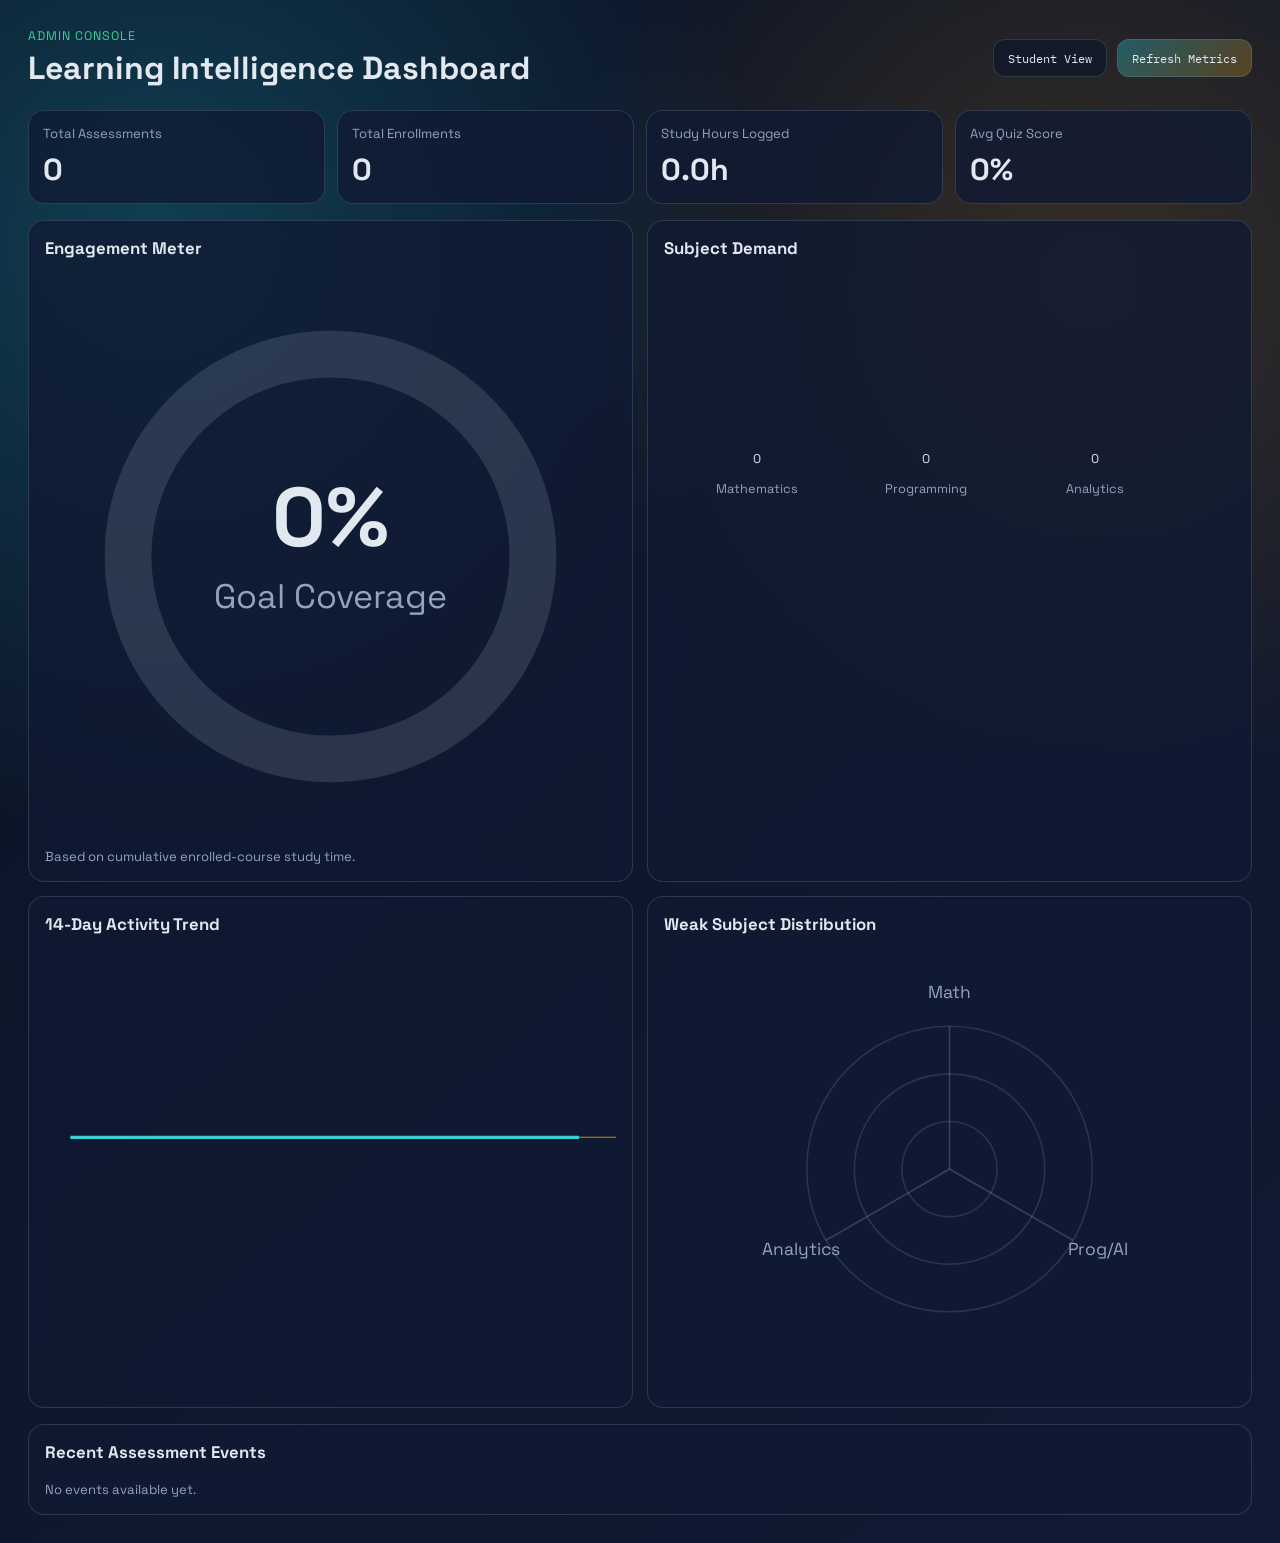
<file: AdminDashboard.html>
<!DOCTYPE html>
<html lang="en">
<head>
    <meta charset="UTF-8">
    <meta name="viewport" content="width=device-width, initial-scale=1.0">
    <title>EDUAI | Admin Analytics</title>
    <link rel="preconnect" href="https://fonts.googleapis.com">
    <link rel="preconnect" href="https://fonts.gstatic.com" crossorigin>
    <link href="https://fonts.googleapis.com/css2?family=Space+Grotesk:wght@400;500;700&family=IBM+Plex+Mono:wght@400;600&display=swap" rel="stylesheet">
    <link rel="stylesheet" href="adminStyle.css">
</head>
<body>
    <header class="admin-topbar">
        <div>
            <p class="eyebrow">Admin Console</p>
            <h1>Learning Intelligence Dashboard</h1>
        </div>
        <div class="topbar-actions">
            <a class="ghost-btn" href="HomePage.html">Student View</a>
            <button id="refreshAdmin" type="button" class="solid-btn">Refresh Metrics</button>
        </div>
    </header>

    <main class="admin-shell">
        <section class="kpi-grid" aria-label="Key metrics">
            <article class="kpi-card">
                <p class="kpi-label">Total Assessments</p>
                <p class="kpi-value" id="kpiAssessments">0</p>
            </article>
            <article class="kpi-card">
                <p class="kpi-label">Total Enrollments</p>
                <p class="kpi-value" id="kpiEnrollments">0</p>
            </article>
            <article class="kpi-card">
                <p class="kpi-label">Study Hours Logged</p>
                <p class="kpi-value" id="kpiHours">0.0h</p>
            </article>
            <article class="kpi-card">
                <p class="kpi-label">Avg Quiz Score</p>
                <p class="kpi-value" id="kpiAvgQuiz">0%</p>
            </article>
        </section>

        <section class="viz-grid">
            <article class="panel">
                <h2>Engagement Meter</h2>
                <svg id="engagementDonut" viewBox="0 0 220 220" class="donut-svg" role="img" aria-label="Engagement donut chart">
                    <defs>
                        <linearGradient id="donutGrad" x1="0%" y1="0%" x2="100%" y2="100%">
                            <stop offset="0%" stop-color="#22d3ee"></stop>
                            <stop offset="100%" stop-color="#f59e0b"></stop>
                        </linearGradient>
                    </defs>
                    <circle cx="110" cy="110" r="78" class="donut-track"></circle>
                    <circle id="donutProgress" cx="110" cy="110" r="78" class="donut-progress"></circle>
                    <text x="110" y="106" text-anchor="middle" id="donutPercent" class="donut-text">0%</text>
                    <text x="110" y="130" text-anchor="middle" class="donut-sub">Goal Coverage</text>
                </svg>
                <p class="hint" id="engagementHint">Based on cumulative enrolled-course study time.</p>
            </article>

            <article class="panel">
                <h2>Subject Demand</h2>
                <svg id="subjectBars" viewBox="0 0 540 260" class="bar-svg" role="img" aria-label="Subject demand bar chart"></svg>
            </article>

            <article class="panel">
                <h2>14-Day Activity Trend</h2>
                <svg id="activityTrend" viewBox="0 0 540 220" class="line-svg" role="img" aria-label="Study activity line chart"></svg>
            </article>

            <article class="panel">
                <h2>Weak Subject Distribution</h2>
                <svg id="weakSubjectRadar" viewBox="0 0 360 280" class="radar-svg" role="img" aria-label="Weak subject distribution graphic"></svg>
            </article>
        </section>

        <section class="panel" aria-label="Recent analytics events">
            <h2>Recent Assessment Events</h2>
            <div id="eventsList" class="event-list">
                <p class="hint">No events available yet.</p>
            </div>
        </section>
    </main>

    <script src="adminDashboard.js"></script>
</body>
</html>
</file>
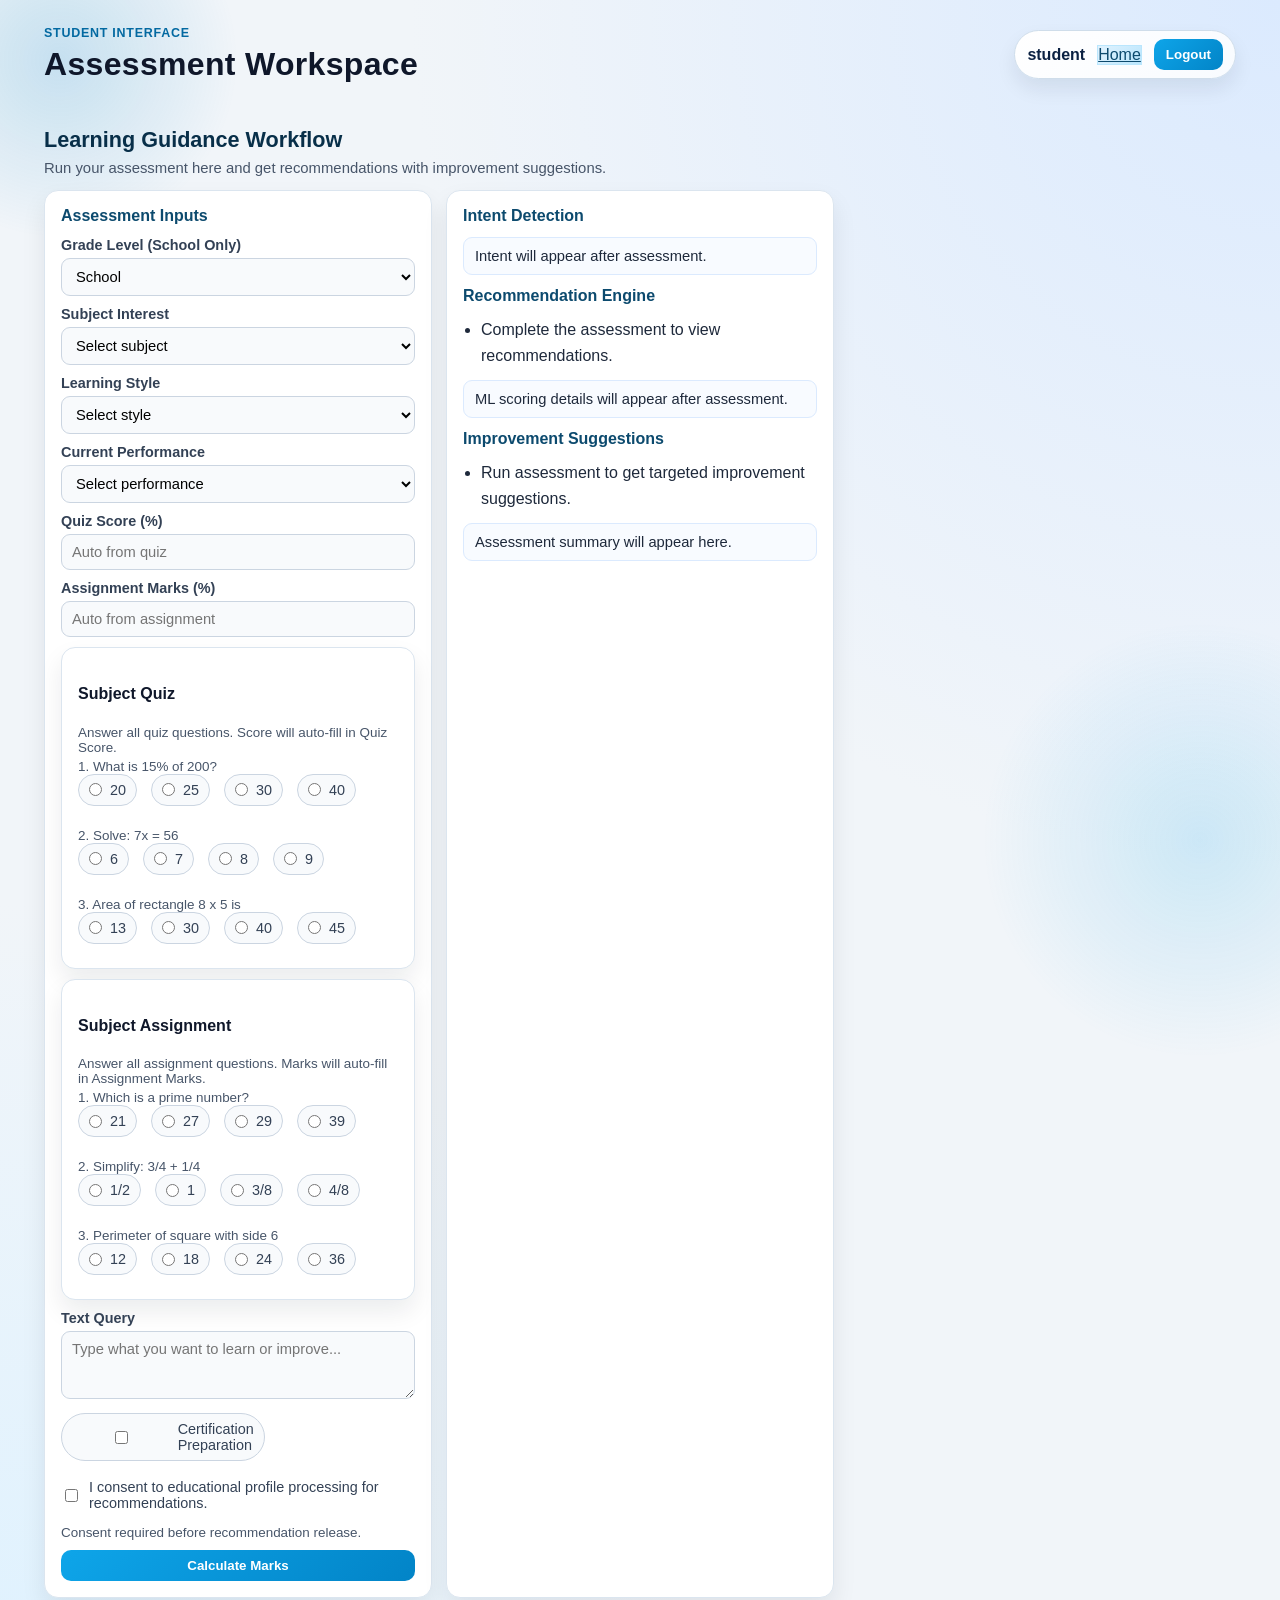
<file: Assessment.html>
<!DOCTYPE html>
<html lang="en">
<head>
    <meta charset="UTF-8">
    <meta name="viewport" content="width=device-width, initial-scale=1.0">
    <title>EDUAI | Assessment</title>
    <link rel="stylesheet" href="homeStyle.css">
</head>
<body>
    <header class="topbar">
        <div>
            <p class="eyebrow">Student Interface</p>
            <h1>Assessment Workspace</h1>
        </div>
        <div class="profile-chip">
            <span id="welcomeUser">Student</span>
            <a href="HomePage.html" class="small-btn">Home</a>
            <button id="logoutBtn" type="button">Logout</button>
        </div>
    </header>

    <main class="dashboard">
        <section class="workflow-section" aria-label="Learning guidance workflow">
            <h2>Learning Guidance Workflow</h2>
            <p class="workflow-sub">Run your assessment here and get recommendations with improvement suggestions.</p>

            <div class="workflow-grid">
                <article class="panel workflow-panel">
                    <h3>Assessment Inputs</h3>
                    <form id="assessmentForm" class="stack-form">
                        <div class="form-row">
                            <label for="gradeLevel">Grade Level (School Only)</label>
                            <select id="gradeLevel" required>
                                <option value="school" selected>School</option>
                            </select>
                        </div>

                        <div class="form-row">
                            <label for="subjectInterest">Subject Interest</label>
                            <select id="subjectInterest" required>
                                <option value="">Select subject</option>
                                <option value="mathematics">Mathematics</option>
                                <option value="programming">Programming</option>
                                <option value="analytics">Data Analytics</option>
                                <option value="ai">Artificial Intelligence</option>
                                <option value="english">English</option>
                                <option value="science">Science</option>
                                <option value="social">Social</option>
                                <option value="physics">Physics</option>
                                <option value="chemistry">Chemistry</option>
                            </select>
                        </div>

                        <div class="form-row">
                            <label for="learningStyle">Learning Style</label>
                            <select id="learningStyle" required>
                                <option value="">Select style</option>
                                <option value="visual">Visual</option>
                                <option value="reading">Reading/Writing</option>
                                <option value="handson">Hands-on Practice</option>
                                <option value="mixed">Mixed</option>
                            </select>
                        </div>

                        <div class="form-row">
                            <label for="performance">Current Performance</label>
                            <select id="performance" required>
                                <option value="">Select performance</option>
                                <option value="high">High (80%+)</option>
                                <option value="medium">Medium (60-79%)</option>
                                <option value="low">Low (Below 60%)</option>
                            </select>
                        </div>

                        <div class="form-row">
                            <label for="quizScore">Quiz Score (%)</label>
                            <input type="number" id="quizScore" min="0" max="100" placeholder="Auto from quiz" readonly required>
                        </div>
                        <div class="form-row">
                            <label for="assignmentMarks">Assignment Marks (%)</label>
                            <input type="number" id="assignmentMarks" min="0" max="100" placeholder="Auto from assignment" readonly required>
                        </div>

                        <article class="panel">
                            <h4>Subject Quiz</h4>
                            <p class="hint">Answer all quiz questions. Score will auto-fill in Quiz Score.</p>
                            <div id="quizQuestionSet" class="stack-form"></div>
                        </article>

                        <article class="panel">
                            <h4>Subject Assignment</h4>
                            <p class="hint">Answer all assignment questions. Marks will auto-fill in Assignment Marks.</p>
                            <div id="assignmentQuestionSet" class="stack-form"></div>
                        </article>

                        <div class="form-row">
                            <label for="textQuery">Text Query</label>
                            <textarea id="textQuery" rows="3" placeholder="Type what you want to learn or improve..."></textarea>
                        </div>

                        <div class="form-row">
                            <label class="inline-check">
                                <input type="checkbox" id="goalCertification">
                                Certification Preparation
                            </label>
                        </div>

                        <label class="inline-check">
                            <input type="checkbox" id="consentCheck">
                            I consent to educational profile processing for recommendations.
                        </label>
                        <p id="complianceMsg" class="hint">Consent required before recommendation release.</p>

                        <button type="submit">Calculate Marks</button>
                    </form>
                </article>

                <article class="panel workflow-panel">
                    <h3>Intent Detection</h3>
                    <p id="intentResult" class="output-box">Intent will appear after assessment.</p>

                    <h3>Recommendation Engine</h3>
                    <ul id="recommendationList" class="output-list">
                        <li>Complete the assessment to view recommendations.</li>
                    </ul>
                    <p id="mlModelInfo" class="output-box">ML scoring details will appear after assessment.</p>

                    <h3>Improvement Suggestions</h3>
                    <ul id="improvementSuggestions" class="output-list">
                        <li>Run assessment to get targeted improvement suggestions.</li>
                    </ul>
                    <p id="assessmentSummary" class="output-box">Assessment summary will appear here.</p>
                </article>
            </div>
        </section>
    </main>

    <script src="assessment.js"></script>
</body>
</html>
</file>
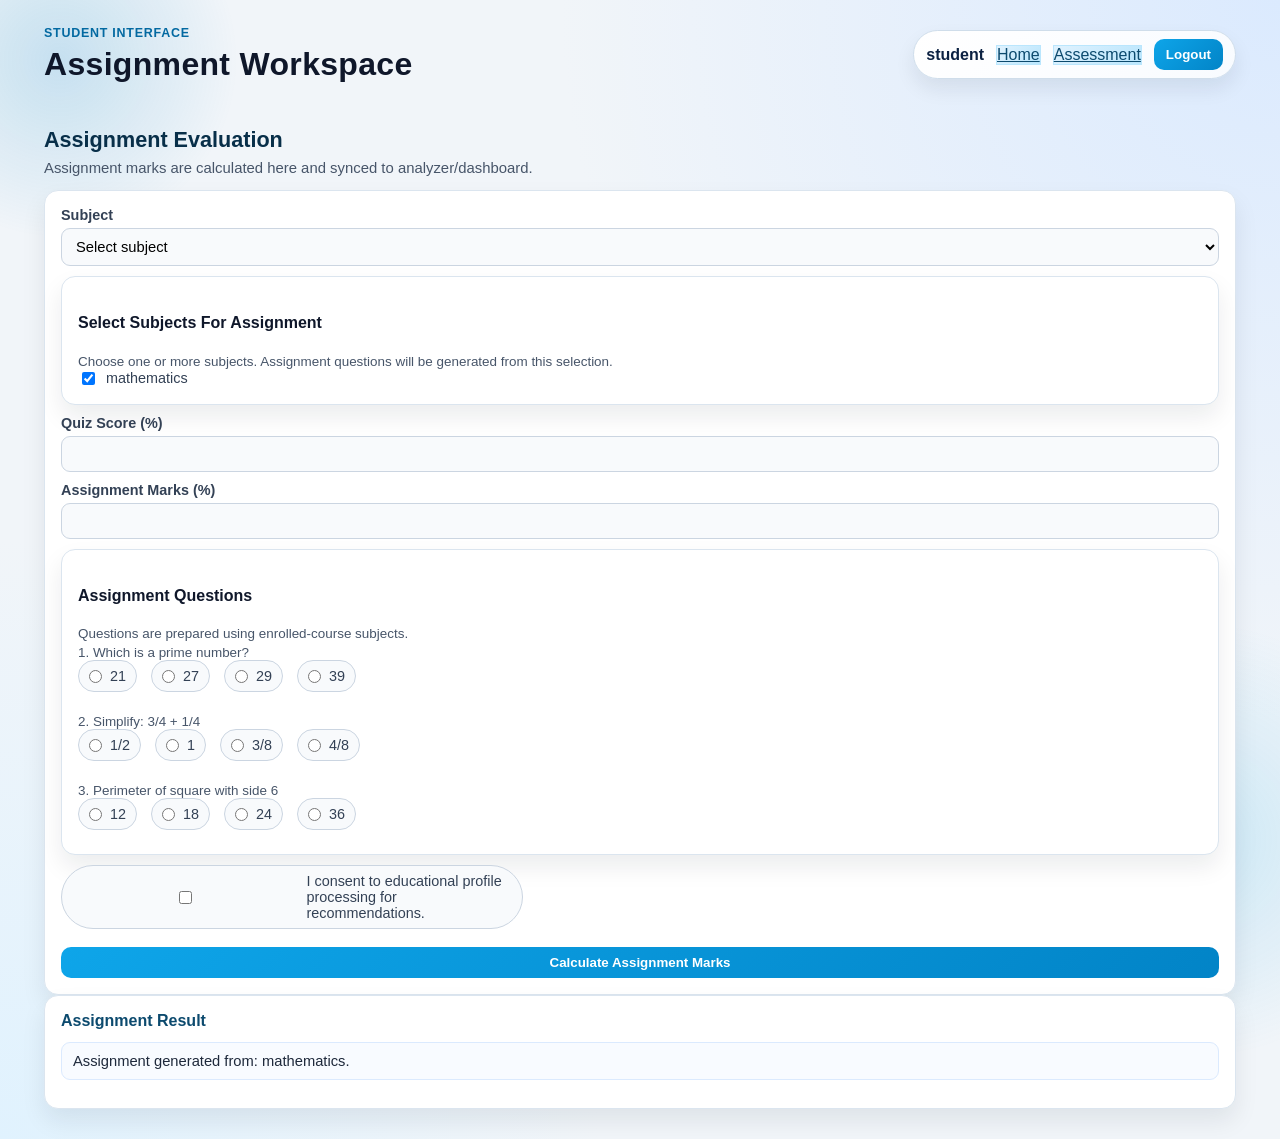
<file: Assignment.html>
<!DOCTYPE html>
<html lang="en">
<head>
    <meta charset="UTF-8">
    <meta name="viewport" content="width=device-width, initial-scale=1.0">
    <title>EDUAI | Assignment</title>
    <link rel="stylesheet" href="homeStyle.css">
</head>
<body>
    <header class="topbar">
        <div>
            <p class="eyebrow">Student Interface</p>
            <h1>Assignment Workspace</h1>
        </div>
        <div class="profile-chip">
            <span id="welcomeUser">Student</span>
            <a href="HomePage.html" class="small-btn">Home</a>
            <a href="Assessment.html" class="small-btn">Assessment</a>
            <button id="logoutBtn" type="button">Logout</button>
        </div>
    </header>

    <main class="dashboard">
        <section class="workflow-section" aria-label="Assignment evaluation">
            <h2>Assignment Evaluation</h2>
            <p class="workflow-sub">Assignment marks are calculated here and synced to analyzer/dashboard.</p>

            <article class="panel workflow-panel">
                <form id="assignmentForm" class="stack-form">
                    <div class="form-row">
                        <label for="subjectInterest">Subject</label>
                        <select id="subjectInterest" required>
                            <option value="">Select subject</option>
                            <option value="mathematics">Mathematics</option>
                            <option value="programming">Programming</option>
                            <option value="analytics">Data Analytics</option>
                            <option value="ai">Artificial Intelligence</option>
                            <option value="english">English</option>
                            <option value="science">Science</option>
                            <option value="social">Social</option>
                            <option value="physics">Physics</option>
                            <option value="chemistry">Chemistry</option>
                        </select>
                    </div>

                    <article class="panel">
                        <h4>Select Subjects For Assignment</h4>
                        <p class="hint">Choose one or more subjects. Assignment questions will be generated from this selection.</p>
                        <div id="selectedSubjectsPanel" class="stack-form"></div>
                    </article>

                    <div class="form-row">
                        <label for="quizScore">Quiz Score (%)</label>
                        <input type="number" id="quizScore" readonly>
                    </div>

                    <div class="form-row">
                        <label for="assignmentMarks">Assignment Marks (%)</label>
                        <input type="number" id="assignmentMarks" readonly>
                    </div>

                    <article class="panel">
                        <h4>Assignment Questions</h4>
                        <p class="hint">Questions are prepared using enrolled-course subjects.</p>
                        <div id="assignmentQuestionSet" class="stack-form"></div>
                    </article>

                    <div class="form-row">
                        <label class="inline-check">
                            <input type="checkbox" id="consentCheck">
                            I consent to educational profile processing for recommendations.
                        </label>
                    </div>

                    <button type="submit">Calculate Assignment Marks</button>
                </form>
            </article>

            <article class="panel workflow-panel">
                <h3>Assignment Result</h3>
                <p id="assignmentSummary" class="output-box">Complete assignment to calculate marks.</p>
            </article>
        </section>
    </main>

    <script src="assignmentPage.js"></script>
</body>
</html>
</file>
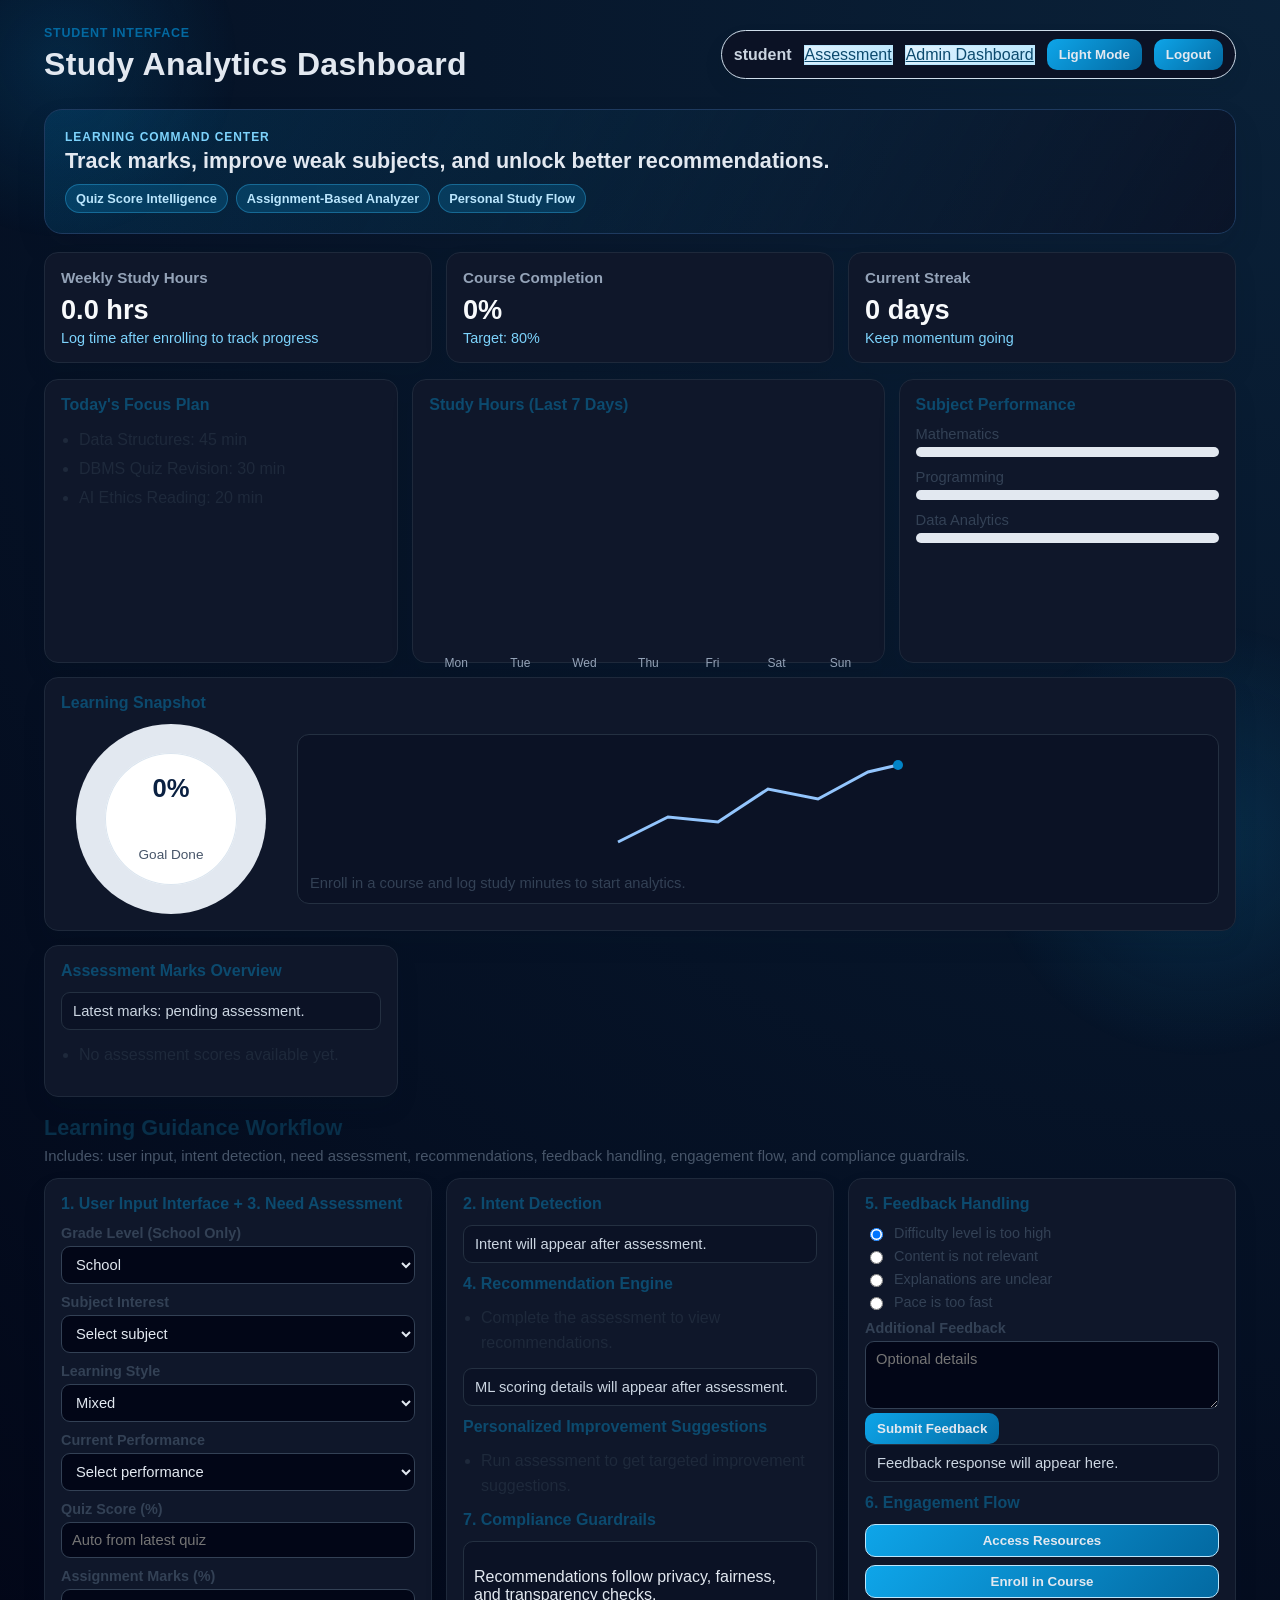
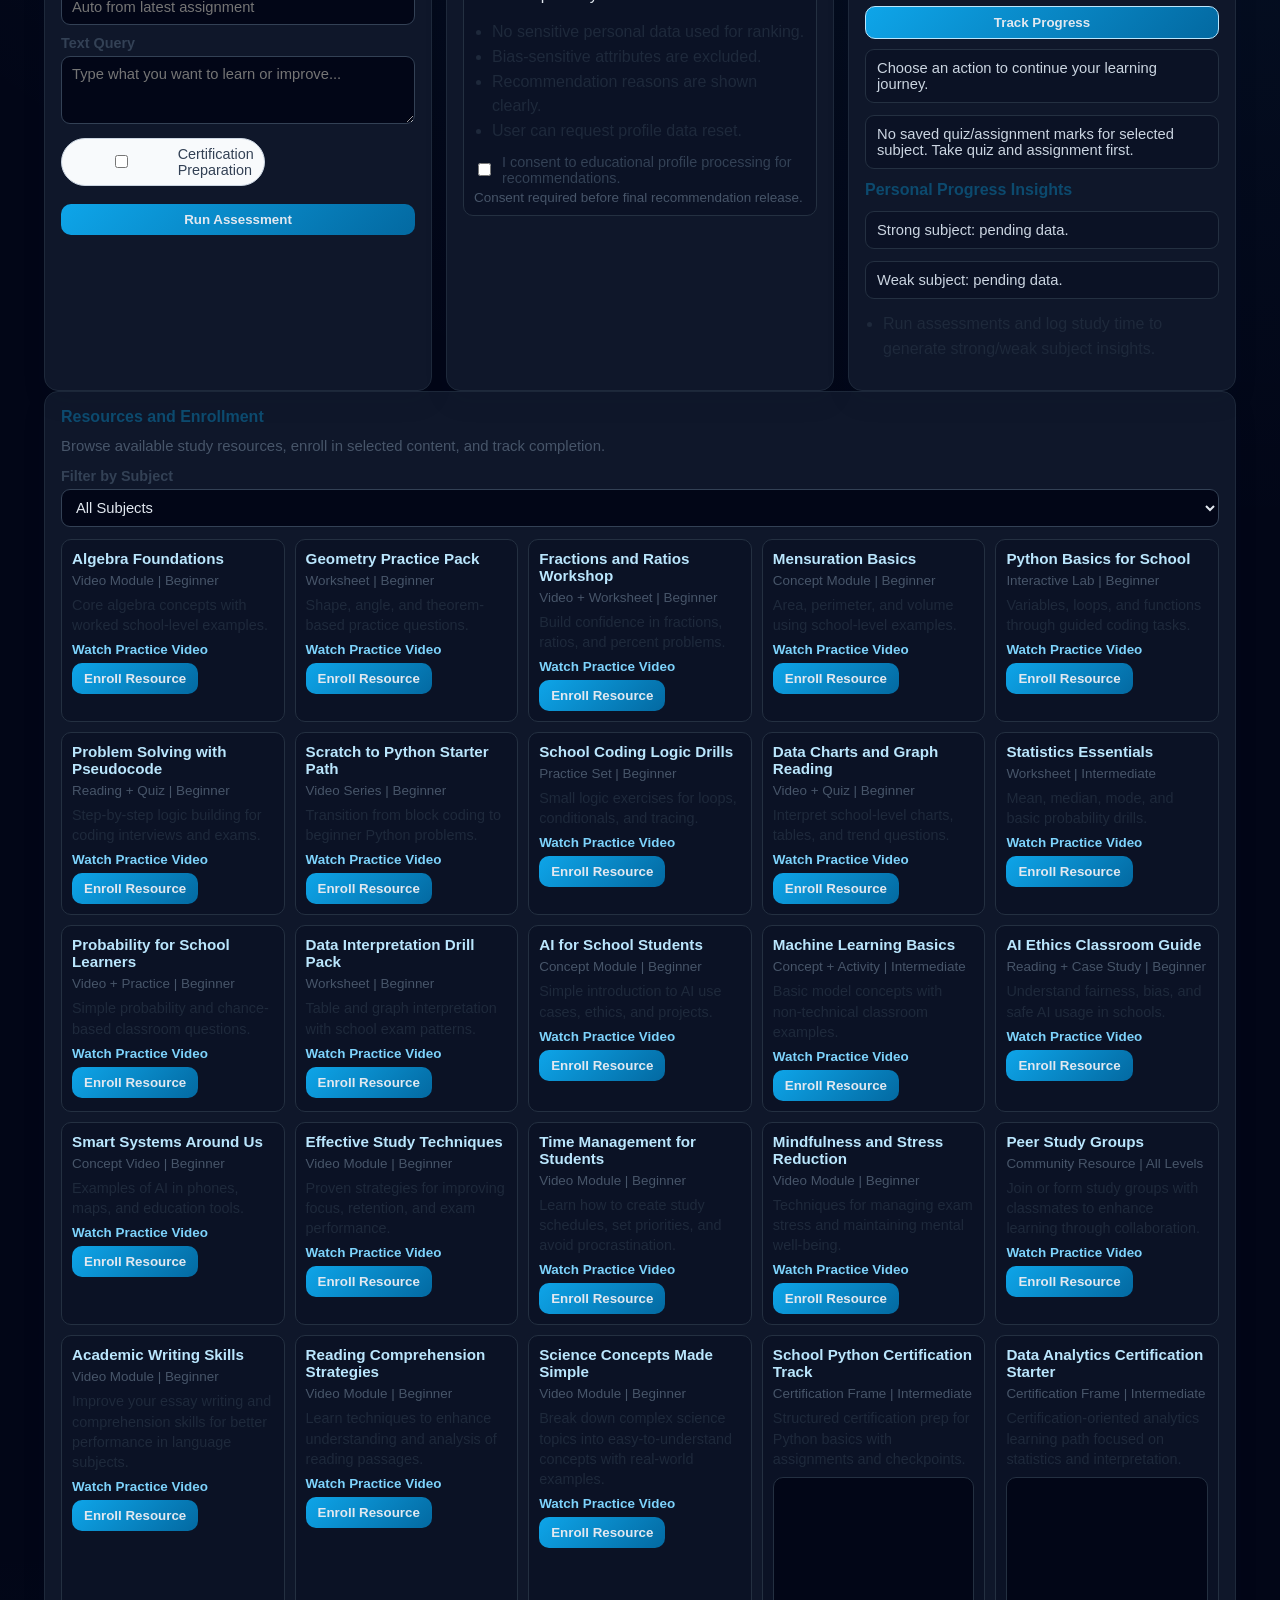
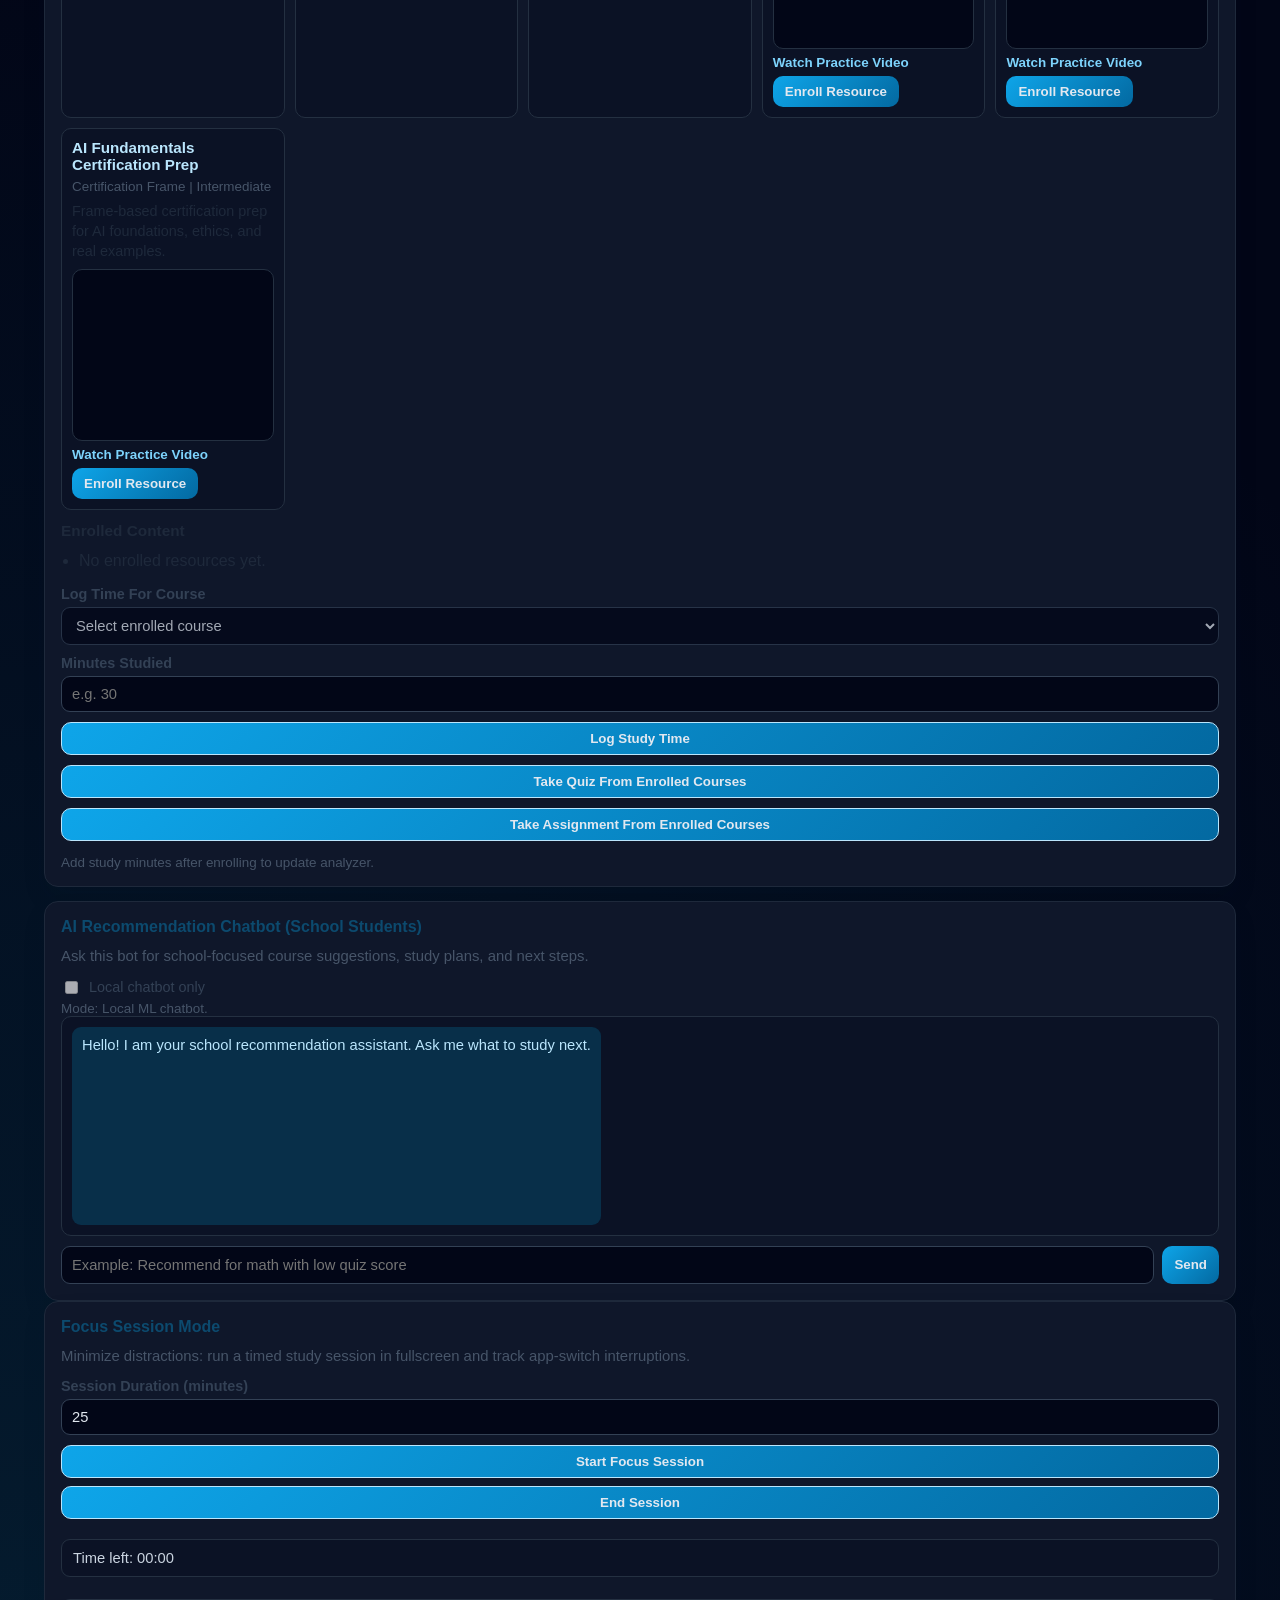
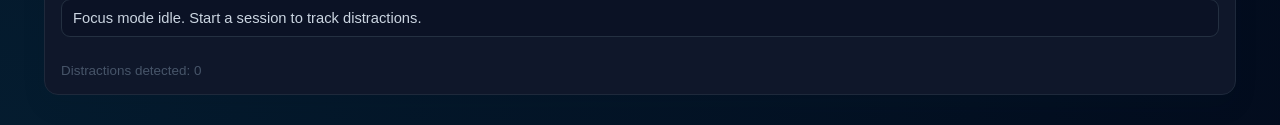
<file: HomePage.html>
﻿<!DOCTYPE html>
<html lang="en">
<head>
    <meta charset="UTF-8">
    <meta name="viewport" content="width=device-width, initial-scale=1.0">
    <title>EDUAI | Student Home</title>
    <link rel="stylesheet" href="homeStyle.css">
</head>
<body>
    <header class="topbar">
        <div>
            <p class="eyebrow">Student Interface</p>
            <h1>Study Analytics Dashboard</h1>
        </div>
        <div class="profile-chip">
            <span id="welcomeUser">Student</span>
            <a href="Assessment.html" class="small-btn">Assessment</a>
            <a href="AdminDashboard.html" class="small-btn">Admin Dashboard</a>
            <button id="themeToggleBtn" type="button">Light Mode</button>
            <button id="logoutBtn" type="button">Logout</button>
        </div>
    </header>

    <section class="welcome-ribbon" aria-label="Student welcome banner">
        <div class="welcome-ribbon__copy">
            <p class="welcome-ribbon__eyebrow">Learning Command Center</p>
            <h2>Track marks, improve weak subjects, and unlock better recommendations.</h2>
        </div>
        <div class="welcome-ribbon__chips">
            <span>Quiz Score Intelligence</span>
            <span>Assignment-Based Analyzer</span>
            <span>Personal Study Flow</span>
        </div>
    </section>

    <main class="dashboard">
        <section class="metrics" aria-label="Study metrics">
            <article class="metric-card">
                <h2>Weekly Study Hours</h2>
                <p class="metric-value" id="weeklyHours">0.0 hrs</p>
                <p class="metric-sub">Log time after enrolling to track progress</p>
            </article>
            <article class="metric-card">
                <h2>Course Completion</h2>
                <p class="metric-value" id="completionRate">0%</p>
                <p class="metric-sub">Target: 80%</p>
            </article>
            <article class="metric-card">
                <h2>Current Streak</h2>
                <p class="metric-value" id="streakDays">0 days</p>
                <p class="metric-sub">Keep momentum going</p>
            </article>
        </section>

        <section class="panel-grid">
            <article class="panel">
                <h3>Today's Focus Plan</h3>
                <ul class="list" id="focusList">
                    <li>Data Structures: 45 min</li>
                    <li>DBMS Quiz Revision: 30 min</li>
                    <li>AI Ethics Reading: 20 min</li>
                </ul>
            </article>

            <article class="panel chart-panel">
                <h3>Study Hours (Last 7 Days)</h3>
                <div class="bar-chart" id="studyChart" aria-label="Study chart"></div>
            </article>

            <article class="panel">
                <h3>Subject Performance</h3>
                <div class="progress-group">
                    <label>Mathematics</label>
                    <div class="progress"><span id="mathProgressBar" style="width: 0%"></span></div>
                </div>
                <div class="progress-group">
                    <label>Programming</label>
                    <div class="progress"><span id="programmingProgressBar" style="width: 0%"></span></div>
                </div>
                <div class="progress-group">
                    <label>Data Analytics</label>
                    <div class="progress"><span id="analyticsProgressBar" style="width: 0%"></span></div>
                </div>
            </article>

            <article class="panel graphic-panel">
                <h3>Learning Snapshot</h3>
                <div class="snapshot-grid">
                    <div class="donut" id="goalDonut" aria-label="Course goal progress">
                        <div class="donut-center">
                            <strong id="goalPercentValue">0%</strong>
                            <span>Goal Done</span>
                        </div>
                    </div>
                    <div class="trend-box">
                        <svg viewBox="0 0 300 120" role="img" aria-label="Weekly progress trend">
                            <polyline fill="none" stroke="#93c5fd" stroke-width="3" points="10,95 60,70 110,75 160,42 210,52 260,25 290,18"></polyline>
                            <circle cx="290" cy="18" r="5" fill="#0284c7"></circle>
                        </svg>
                        <p id="trendMessage">Enroll in a course and log study minutes to start analytics.</p>
                    </div>
                </div>
            </article>

            <article class="panel">
                <h3>Assessment Marks Overview</h3>
                <p id="latestAssessmentMarks" class="output-box">Latest marks: pending assessment.</p>
                <ul id="subjectMarksSummary" class="output-list">
                    <li>No assessment scores available yet.</li>
                </ul>
            </article>
        </section>

        <section class="workflow-section" aria-label="Learning guidance workflow">
            <h2>Learning Guidance Workflow</h2>
            <p class="workflow-sub">Includes: user input, intent detection, need assessment, recommendations, feedback handling, engagement flow, and compliance guardrails.</p>

            <div class="workflow-grid">
                <article class="panel workflow-panel">
                    <h3>1. User Input Interface + 3. Need Assessment</h3>
                    <form id="assessmentForm" class="stack-form">
                        <div class="form-row">
                            <label for="gradeLevel">Grade Level (School Only)</label>
                            <select id="gradeLevel" required>
                                <option value="school" selected>School</option>
                            </select>
                        </div>

                        <div class="form-row">
                            <label for="subjectInterest">Subject Interest</label>
                            <select id="subjectInterest" required>
                                <option value="">Select subject</option>
                                <option value="mathematics">Mathematics</option>
                                <option value="programming">Programming</option>
                                <option value="analytics">Data Analytics</option>
                                <option value="ai">Artificial Intelligence</option>
                                <option value="english">English</option>
                                <option value="science">Science</option>
                                <option value="social">Social</option>
                                <option value="physics">Physics</option>
                                <option value="chemistry">Chemistry</option>
                            </select>
                        </div>

                        <div class="form-row">
                            <label for="learningStyle">Learning Style</label>
                            <select id="learningStyle" required>
                                <option value="">Select style</option>
                                <option value="visual">Visual</option>
                                <option value="reading">Reading/Writing</option>
                                <option value="handson">Hands-on Practice</option>
                                <option value="mixed">Mixed</option>
                            </select>
                        </div>

                        <div class="form-row">
                            <label for="performance">Current Performance</label>
                            <select id="performance" required>
                                <option value="">Select performance</option>
                                <option value="high">High (80%+)</option>
                                <option value="medium">Medium (60-79%)</option>
                                <option value="low">Low (Below 60%)</option>
                            </select>
                        </div>

                        <div class="form-row">
                            <label for="quizScore">Quiz Score (%)</label>
                            <input type="number" id="quizScore" min="0" max="100" placeholder="Auto from latest quiz" readonly required>
                        </div>
                        <div class="form-row">
                            <label for="assignmentMarks">Assignment Marks (%)</label>
                            <input type="number" id="assignmentMarks" min="0" max="100" placeholder="Auto from latest assignment" readonly required>
                        </div>

                        <div class="form-row">
                            <label for="textQuery">Text Query</label>
                            <textarea id="textQuery" rows="3" placeholder="Type what you want to learn or improve..."></textarea>
                        </div>

                        <div class="form-row">
                            <label class="inline-check">
                                <input type="checkbox" id="goalCertification">
                                Certification Preparation
                            </label>
                        </div>

                        <button type="submit">Run Assessment</button>
                    </form>
                </article>

                <article class="panel workflow-panel">
                    <h3>2. Intent Detection</h3>
                    <p id="intentResult" class="output-box">Intent will appear after assessment.</p>

                    <h3>4. Recommendation Engine</h3>
                    <ul id="recommendationList" class="output-list">
                        <li>Complete the assessment to view recommendations.</li>
                    </ul>
                    <p id="mlModelInfo" class="output-box">ML scoring details will appear after assessment.</p>
                    <h3>Personalized Improvement Suggestions</h3>
                    <ul id="improvementSuggestions" class="output-list">
                        <li>Run assessment to get targeted improvement suggestions.</li>
                    </ul>

                    <h3>7. Compliance Guardrails</h3>
                    <div class="guardrail-box">
                        <p>Recommendations follow privacy, fairness, and transparency checks.</p>
                        <ul class="list compact-list">
                            <li>No sensitive personal data used for ranking.</li>
                            <li>Bias-sensitive attributes are excluded.</li>
                            <li>Recommendation reasons are shown clearly.</li>
                            <li>User can request profile data reset.</li>
                        </ul>
                        <label class="inline-check">
                            <input type="checkbox" id="consentCheck">
                            I consent to educational profile processing for recommendations.
                        </label>
                        <p id="complianceMsg" class="hint">Consent required before final recommendation release.</p>
                    </div>
                </article>

                <article class="panel workflow-panel">
                    <h3>5. Feedback Handling</h3>
                    <div class="feedback-group">
                        <label class="inline-check"><input type="radio" name="concern" value="difficulty" checked> Difficulty level is too high</label>
                        <label class="inline-check"><input type="radio" name="concern" value="relevance"> Content is not relevant</label>
                        <label class="inline-check"><input type="radio" name="concern" value="clarity"> Explanations are unclear</label>
                        <label class="inline-check"><input type="radio" name="concern" value="pace"> Pace is too fast</label>
                    </div>
                    <div class="form-row">
                        <label for="feedbackText">Additional Feedback</label>
                        <textarea id="feedbackText" rows="3" placeholder="Optional details"></textarea>
                    </div>
                    <button id="submitFeedback" type="button">Submit Feedback</button>
                    <p id="feedbackResponse" class="output-box">Feedback response will appear here.</p>

                    <h3>6. Engagement Flow</h3>
                    <div class="engage-actions">
                        <button id="openResources" type="button" class="small-btn">Access Resources</button>
                        <button id="enrollCourse" type="button" class="small-btn">Enroll in Course</button>
                        <button id="trackProgress" type="button" class="small-btn">Track Progress</button>
                    </div>
                    <p id="engagementStatus" class="output-box">Choose an action to continue your learning journey.</p>
                    <p id="assessmentSummary" class="output-box">Assessment summary will appear here.</p>
                    <h3>Personal Progress Insights</h3>
                    <p id="strongSubject" class="output-box">Strong subject: pending data.</p>
                    <p id="weakSubject" class="output-box">Weak subject: pending data.</p>
                    <ul id="personalizedSuggestions" class="output-list">
                        <li>Run assessment and log study time to get personalized suggestions.</li>
                    </ul>
                </article>
            </div>

            <article class="panel">
                <h3>Resources and Enrollment</h3>
                <p class="workflow-sub">Browse available study resources, enroll in selected content, and track completion.</p>

                <div class="resource-toolbar">
                    <div class="form-row">
                        <label for="resourceFilter">Filter by Subject</label>
                        <select id="resourceFilter">
                            <option value="all">All Subjects</option>
                            <option value="mathematics">Mathematics</option>
                            <option value="programming">Programming</option>
                            <option value="analytics">Data Analytics</option>
                            <option value="ai">Artificial Intelligence</option>
                            <option value="english">English</option>
                            <option value="science">Science</option>
                            <option value="physics">Physics</option>
                            <option value="chemistry">Chemistry</option>
                            <option value="social">Social Learning</option>
                            <option value="general">General Skills</option>
                            <option value="certification">Certification Programs</option>
                        </select>
                    </div>
                </div>

                <div id="resourceCatalog" class="resource-grid" aria-label="Available resources"></div>

                <h4 class="sub-heading">Enrolled Content</h4>
                <ul id="enrolledList" class="output-list">
                    <li>No enrolled resources yet.</li>
                </ul>
                <div class="stack-form">
                    <div class="form-row">
                        <label for="studyResourceSelect">Log Time For Course</label>
                        <select id="studyResourceSelect">
                            <option value="">Select enrolled course</option>
                        </select>
                    </div>
                    <div class="form-row">
                        <label for="studyMinutesInput">Minutes Studied</label>
                        <input id="studyMinutesInput" type="number" min="1" placeholder="e.g. 30">
                    </div>
                    <button id="logStudyTime" type="button" class="small-btn">Log Study Time</button>
                    <button id="takeCourseQuizBtn" type="button" class="small-btn">Take Quiz From Enrolled Courses</button>
                    <button id="takeCourseAssignmentBtn" type="button" class="small-btn">Take Assignment From Enrolled Courses</button>
                    <p id="studyLogStatus" class="hint">Add study minutes after enrolling to update analyzer.</p>
                </div>
            </article>

            <article class="panel chatbot-panel">
                <h3>AI Recommendation Chatbot (School Students)</h3>
                <p class="workflow-sub">Ask this bot for school-focused course suggestions, study plans, and next steps.</p>
                <label class="inline-check">
                    <input id="liveAiToggle" type="checkbox">
                    Local chatbot only
                </label>
                <p id="chatApiStatus" class="hint">Mode: Local ML chatbot.</p>
                <div id="chatMessages" class="chat-messages" aria-live="polite">
                    <div class="chat-row bot">
                        <p>Hello! I am your school recommendation assistant. Ask me what to study next.</p>
                    </div>
                </div>
                <div class="chat-input-row">
                    <input id="chatInput" type="text" placeholder="Example: Recommend for math with low quiz score">
                    <button id="chatSend" type="button">Send</button>
                </div>
            </article>

            <article class="panel">
                <h3>Focus Session Mode</h3>
                <p class="workflow-sub">Minimize distractions: run a timed study session in fullscreen and track app-switch interruptions.</p>
                <div class="stack-form">
                    <div class="form-row">
                        <label for="focusDuration">Session Duration (minutes)</label>
                        <input id="focusDuration" type="number" min="5" max="180" value="25">
                    </div>
                    <div class="engage-actions">
                        <button id="startFocusMode" type="button" class="small-btn">Start Focus Session</button>
                        <button id="endFocusMode" type="button" class="small-btn">End Session</button>
                    </div>
                    <p id="focusTimer" class="output-box">Time left: 00:00</p>
                    <p id="focusStatus" class="output-box">Focus mode idle. Start a session to track distractions.</p>
                    <p id="distractionCount" class="hint">Distractions detected: 0</p>
                </div>
            </article>
        </section>
    </main>

    <script>
        // Fast path: show latest marks immediately from localStorage before heavy script loads.
        (function renderLatestMarksImmediately() {
            const latestEl = document.getElementById("latestAssessmentMarks");
            const summaryEl = document.getElementById("subjectMarksSummary");
            if (!latestEl || !summaryEl) {
                return;
            }

            function readNumber(value) {
                const parsed = Number(value);
                return Number.isFinite(parsed) ? parsed : 0;
            }

            function calculateAcademicScore(quizScore, assignmentMarks) {
                return Math.round((readNumber(quizScore) * 0.6) + (readNumber(assignmentMarks) * 0.4));
            }

            function render() {
                let payload = {};
                try {
                    payload = JSON.parse(localStorage.getItem("eduaiAnalyzerState") || "{}");
                } catch {
                    payload = {};
                }

                const assessments = Array.isArray(payload.assessments) ? payload.assessments : [];
                if (!assessments.length) {
                    latestEl.textContent = "Latest marks: pending assessment.";
                    summaryEl.innerHTML = "<li>No assessment scores available yet.</li>";
                    return;
                }

                const latest = assessments[assessments.length - 1] || {};
                const subject = String(latest.subject || "general");
                const quiz = Math.max(0, Math.min(100, readNumber(latest.quizScore)));
                const assignment = Math.max(0, Math.min(100, readNumber(latest.assignmentMarks ?? latest.quizScore)));
                const academic = calculateAcademicScore(quiz, assignment);
                latestEl.textContent = `Latest marks: ${subject} | Quiz ${Math.round(quiz)}% | Assignment ${Math.round(assignment)}% | Academic ${Math.round(academic)}%.`;
            }

            render();
            window.addEventListener("pageshow", render);
            window.addEventListener("storage", (event) => {
                if (event.key === "eduaiAnalyzerState") {
                    render();
                }
            });
        })();
    </script>

    <script src="homePage_resources.js" defer></script>
</body>
</html>
</file>
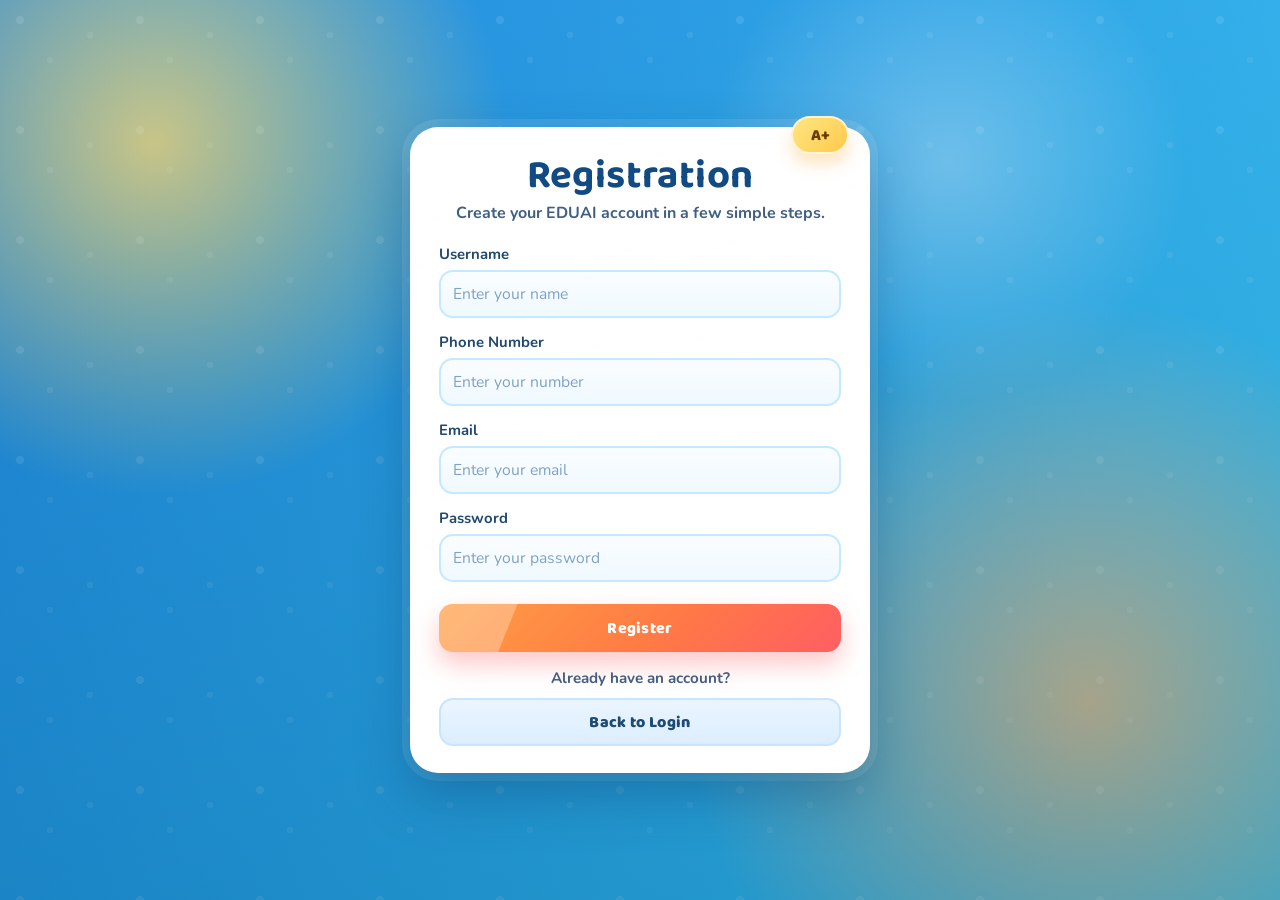
<file: Signup.html>
﻿<!DOCTYPE html>
<html lang="en">
<head>
    <meta charset="UTF-8">
    <meta name="viewport" content="width=device-width, initial-scale=1.0">
    <title>EDUAI | Register</title>
    <link rel="stylesheet" href="loginStyle.css">
</head>
<body id="registerPage" class="body">
    <main class="auth-shell">
        <section class="auth-panel" aria-label="Registration form">
            <h1 class="h1">Registration</h1>
            <p class="subtitle">Create your EDUAI account in a few simple steps.</p>

            <form id="registerForm" action="#" method="post" class="form" novalidate>
                <div class="input-type">
                    <label for="name">Username</label>
                    <input type="text" id="name" name="name" placeholder="Enter your name" required>
                </div>

                <div class="input-type">
                    <label for="phone">Phone Number</label>
                    <input type="number" id="phone" name="phone" placeholder="Enter your number" required>
                </div>

                <div class="input-type">
                    <label for="email">Email</label>
                    <input type="email" id="email" name="email" placeholder="Enter your email" required>
                </div>

                <div class="input-type">
                    <label for="password">Password</label>
                    <input type="password" id="password" name="password" placeholder="Enter your password" required>
                </div>

                <button type="submit">Register</button>

                <p class="switch-text">Already have an account?</p>
                <a href="Frontend.html" class="btn-secondary">Back to Login</a>
            </form>
        </section>
    </main>
    <script src="Signup.js"></script>
</body>
</html>
</file>
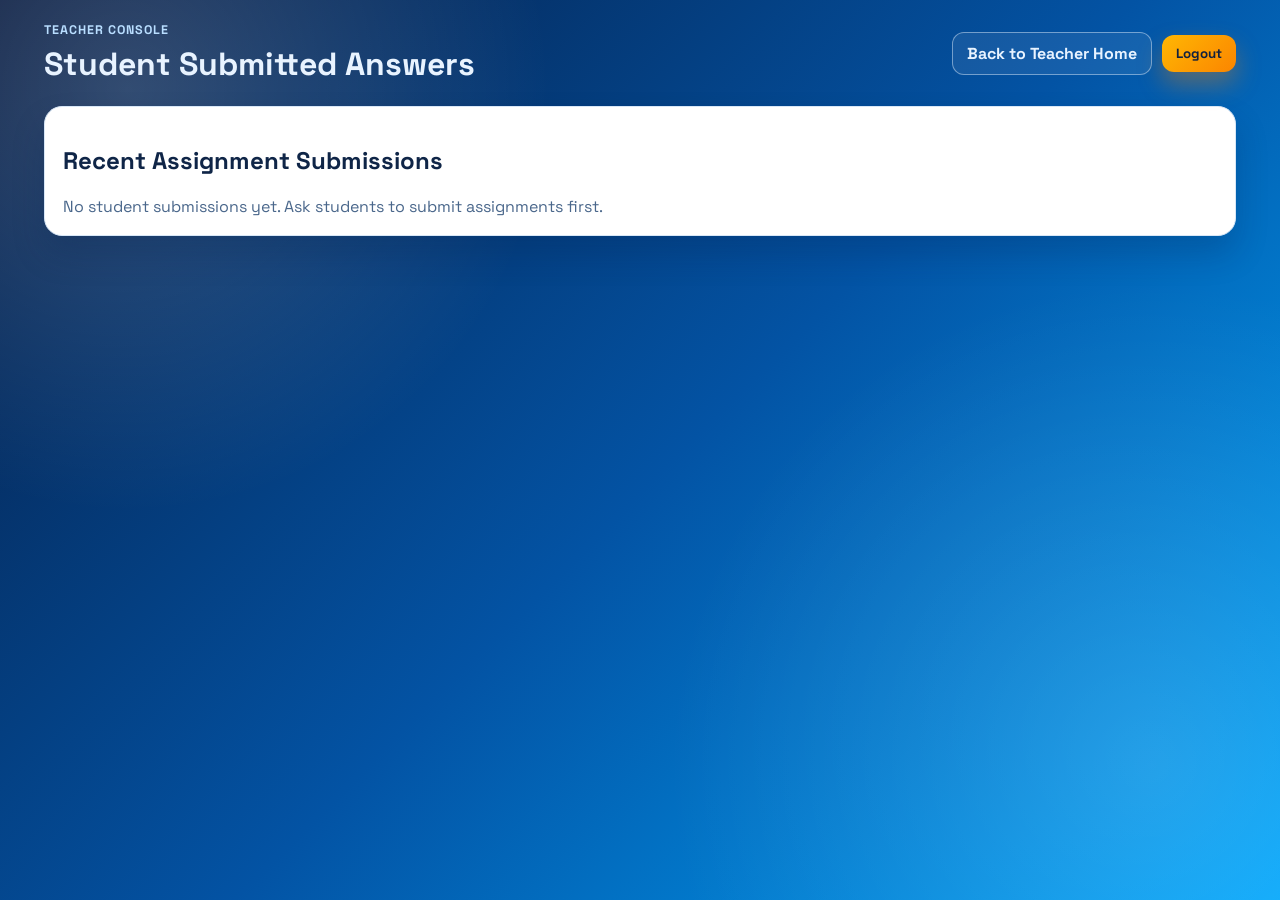
<file: TeacherAnswers.html>
<!DOCTYPE html>
<html lang="en">
<head>
    <meta charset="UTF-8">
    <meta name="viewport" content="width=device-width, initial-scale=1.0">
    <title>EDUAI | Student Submitted Answers</title>
    <link rel="stylesheet" href="teacherStyle.css">
</head>
<body>
    <header class="teacher-topbar">
        <div>
            <p class="eyebrow">Teacher Console</p>
            <h1>Student Submitted Answers</h1>
        </div>
        <div class="top-actions">
            <a class="ghost-btn" href="TeacherDashboard.html">Back to Teacher Home</a>
            <button id="logoutBtn" type="button" class="solid-btn">Logout</button>
        </div>
    </header>

    <main class="teacher-shell">
        <section class="list-panel">
            <h2>Recent Assignment Submissions</h2>
            <p class="empty-state" id="emptyState">Loading submissions...</p>
            <div id="submissionsGrid" class="submissions-grid"></div>
        </section>
    </main>

    <script src="teacherAnswers.js"></script>
</body>
</html>
</file>
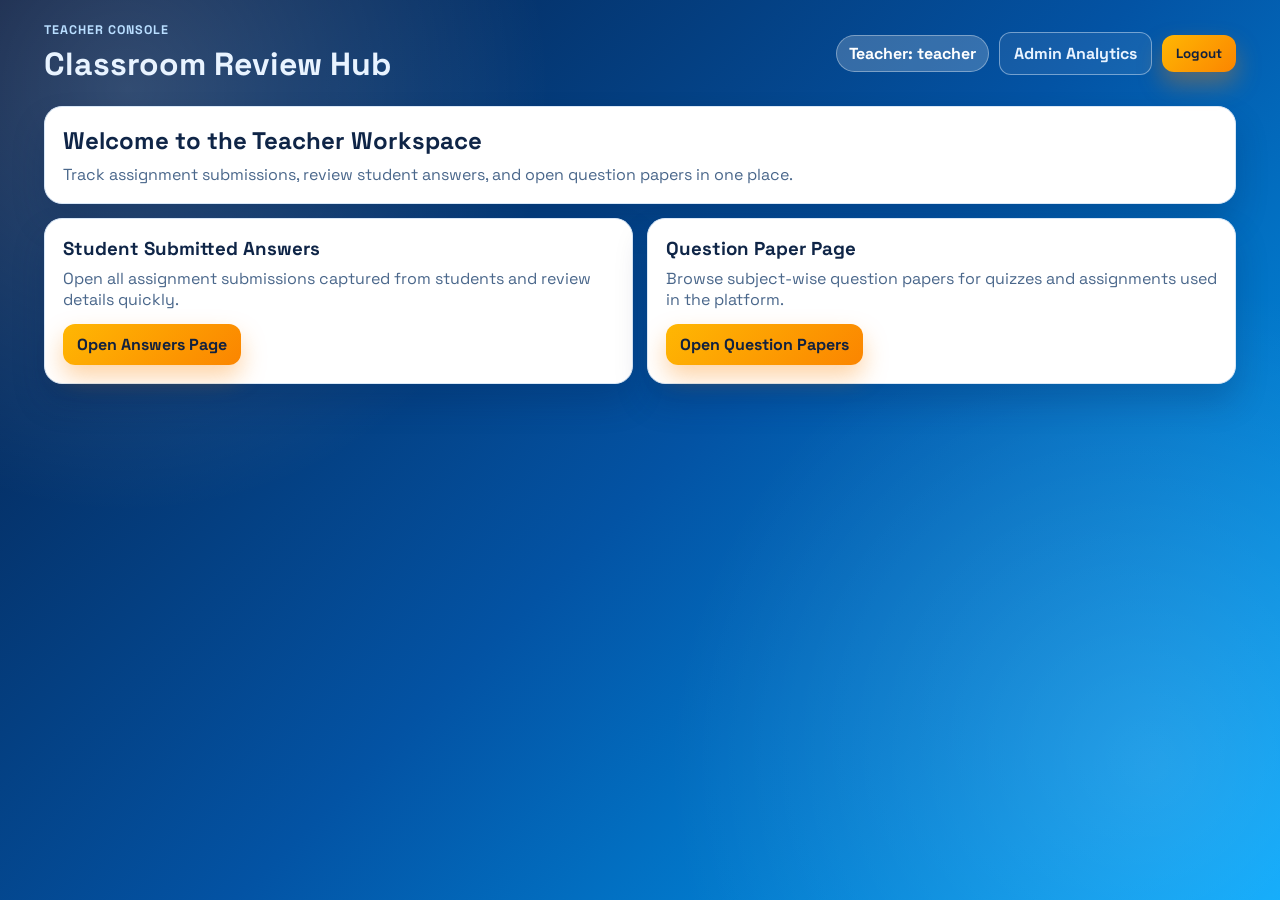
<file: TeacherDashboard.html>
<!DOCTYPE html>
<html lang="en">
<head>
    <meta charset="UTF-8">
    <meta name="viewport" content="width=device-width, initial-scale=1.0">
    <title>EDUAI | Teacher Dashboard</title>
    <link rel="stylesheet" href="teacherStyle.css">
</head>
<body>
    <header class="teacher-topbar">
        <div>
            <p class="eyebrow">Teacher Console</p>
            <h1>Classroom Review Hub</h1>
        </div>
        <div class="top-actions">
            <span id="welcomeTeacher">Teacher</span>
            <a class="ghost-btn" href="AdminDashboard.html">Admin Analytics</a>
            <button id="logoutBtn" type="button" class="solid-btn">Logout</button>
        </div>
    </header>

    <main class="teacher-shell">
        <section class="hero-panel">
            <h2>Welcome to the Teacher Workspace</h2>
            <p>Track assignment submissions, review student answers, and open question papers in one place.</p>
        </section>

        <section class="action-grid" aria-label="Teacher quick actions">
            <article class="action-card">
                <h3>Student Submitted Answers</h3>
                <p>Open all assignment submissions captured from students and review details quickly.</p>
                <a href="TeacherAnswers.html" class="cta-btn">Open Answers Page</a>
            </article>

            <article class="action-card">
                <h3>Question Paper Page</h3>
                <p>Browse subject-wise question papers for quizzes and assignments used in the platform.</p>
                <a href="TeacherQuestionPapers.html" class="cta-btn">Open Question Papers</a>
            </article>
        </section>
    </main>

    <script src="teacherDashboard.js"></script>
</body>
</html>
</file>
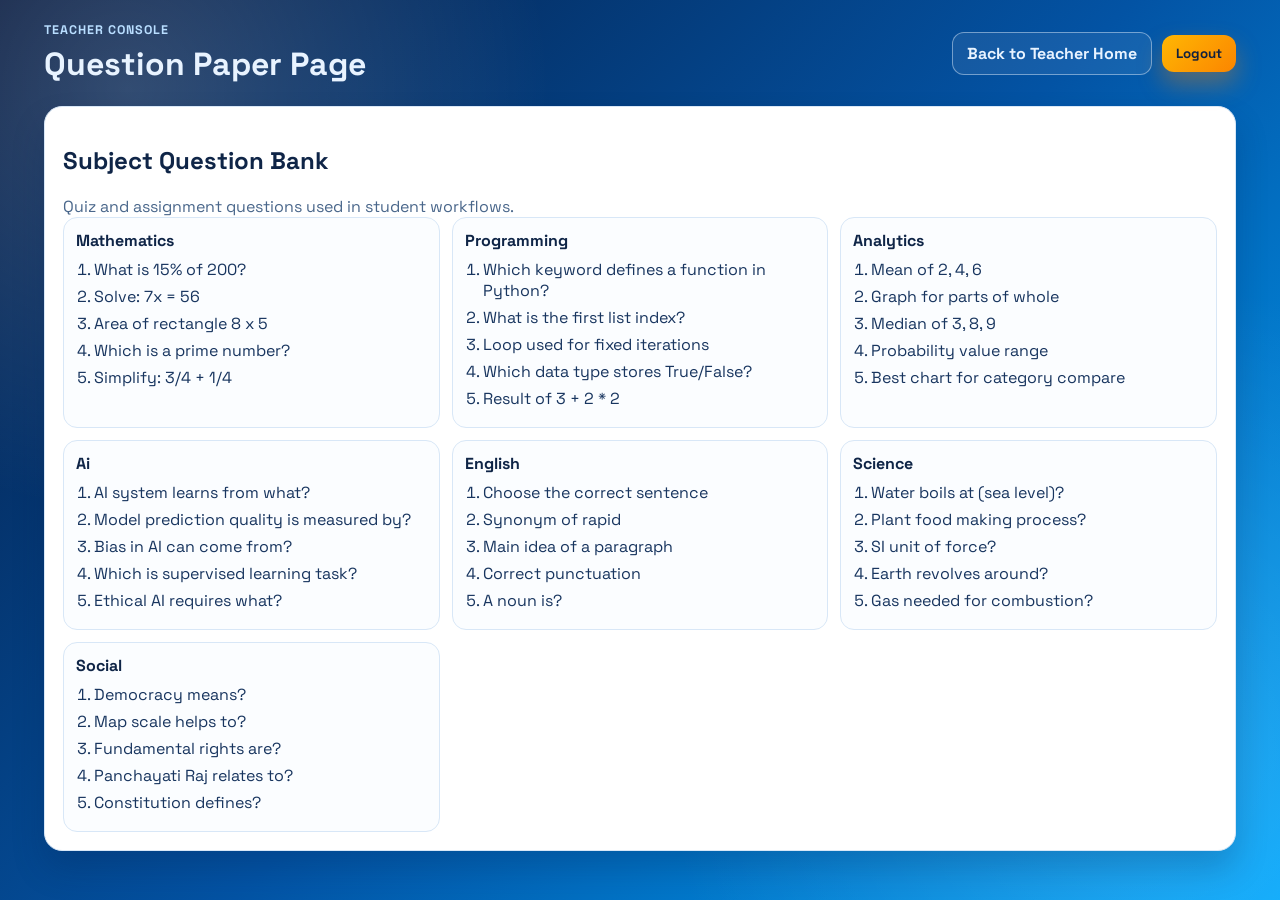
<file: TeacherQuestionPapers.html>
<!DOCTYPE html>
<html lang="en">
<head>
    <meta charset="UTF-8">
    <meta name="viewport" content="width=device-width, initial-scale=1.0">
    <title>EDUAI | Question Papers</title>
    <link rel="stylesheet" href="teacherStyle.css">
</head>
<body>
    <header class="teacher-topbar">
        <div>
            <p class="eyebrow">Teacher Console</p>
            <h1>Question Paper Page</h1>
        </div>
        <div class="top-actions">
            <a class="ghost-btn" href="TeacherDashboard.html">Back to Teacher Home</a>
            <button id="logoutBtn" type="button" class="solid-btn">Logout</button>
        </div>
    </header>

    <main class="teacher-shell">
        <section class="list-panel">
            <h2>Subject Question Bank</h2>
            <p class="empty-state">Quiz and assignment questions used in student workflows.</p>
            <div id="paperGrid" class="paper-grid"></div>
        </section>
    </main>

    <script src="teacherQuestionPapers.js"></script>
</body>
</html>
</file>
<file: adminStyle.css>
:root {
    --bg-1: #0b1324;
    --bg-2: #101a33;
    --panel: rgba(16, 26, 51, 0.78);
    --stroke: rgba(148, 163, 184, 0.22);
    --text-main: #e2e8f0;
    --text-soft: #93a3bf;
    --cyan: #22d3ee;
    --amber: #f59e0b;
    --mint: #34d399;
}

* {
    box-sizing: border-box;
}

body {
    margin: 0;
    min-height: 100vh;
    font-family: "Space Grotesk", sans-serif;
    color: var(--text-main);
    background:
        radial-gradient(circle at 12% 15%, rgba(34, 211, 238, 0.22), transparent 35%),
        radial-gradient(circle at 85% 18%, rgba(245, 158, 11, 0.18), transparent 32%),
        linear-gradient(140deg, var(--bg-1), var(--bg-2));
    padding: 28px;
}

.admin-topbar {
    display: flex;
    justify-content: space-between;
    gap: 16px;
    align-items: center;
    margin-bottom: 22px;
}

.eyebrow {
    margin: 0 0 4px;
    color: var(--mint);
    letter-spacing: 0.08em;
    text-transform: uppercase;
    font-size: 0.78rem;
}

h1, h2 {
    margin: 0;
}

h1 {
    font-size: clamp(1.4rem, 3vw, 2rem);
}

h2 {
    margin-bottom: 12px;
    font-size: 1.05rem;
}

.topbar-actions {
    display: flex;
    gap: 10px;
}

.ghost-btn, .solid-btn {
    border-radius: 12px;
    border: 1px solid var(--stroke);
    padding: 10px 14px;
    color: var(--text-main);
    text-decoration: none;
    background: rgba(15, 23, 42, 0.72);
    cursor: pointer;
    font-family: "IBM Plex Mono", monospace;
    font-size: 0.78rem;
}

.solid-btn {
    background: linear-gradient(135deg, rgba(34, 211, 238, 0.32), rgba(245, 158, 11, 0.26));
}

.admin-shell {
    display: grid;
    gap: 16px;
}

.kpi-grid {
    display: grid;
    grid-template-columns: repeat(4, minmax(0, 1fr));
    gap: 12px;
}

.kpi-card, .panel {
    border: 1px solid var(--stroke);
    border-radius: 16px;
    background: var(--panel);
    backdrop-filter: blur(10px);
}

.kpi-card {
    padding: 14px;
}

.kpi-label {
    margin: 0;
    color: var(--text-soft);
    font-size: 0.82rem;
}

.kpi-value {
    margin: 8px 0 0;
    font-size: clamp(1.3rem, 3vw, 1.9rem);
    font-weight: 700;
}

.viz-grid {
    display: grid;
    grid-template-columns: 1fr 1fr;
    gap: 14px;
}

.panel {
    padding: 16px;
}

.donut-svg, .bar-svg, .line-svg, .radar-svg {
    width: 100%;
    height: auto;
    display: block;
}

.donut-track {
    fill: none;
    stroke: rgba(148, 163, 184, 0.2);
    stroke-width: 18;
}

.donut-progress {
    fill: none;
    stroke: url(#donutGrad);
    stroke-width: 18;
    stroke-linecap: round;
    transform: rotate(-90deg);
    transform-origin: 110px 110px;
    stroke-dasharray: 490;
    stroke-dashoffset: 490;
    transition: stroke-dashoffset 0.5s ease;
}

.donut-text {
    font-size: 2rem;
    font-weight: 700;
    fill: var(--text-main);
}

.donut-sub, .hint {
    fill: var(--text-soft);
    color: var(--text-soft);
    font-size: 0.82rem;
    margin: 6px 0 0;
}

.event-list {
    display: grid;
    gap: 8px;
}

.event-item {
    border: 1px solid var(--stroke);
    border-radius: 10px;
    padding: 10px;
    background: rgba(15, 23, 42, 0.46);
    font-size: 0.88rem;
}

.event-time {
    color: var(--text-soft);
    font-size: 0.76rem;
}

@media (max-width: 980px) {
    .kpi-grid {
        grid-template-columns: repeat(2, minmax(0, 1fr));
    }

    .viz-grid {
        grid-template-columns: 1fr;
    }
}

@media (max-width: 640px) {
    body {
        padding: 14px;
    }

    .admin-topbar {
        flex-direction: column;
        align-items: flex-start;
    }
}
</file>
<file: homeStyle.css>
﻿:root {
    --bg: #f1f5f9;
    --text: #0f172a;
    --muted: #475569;
    --card: #ffffff;
    --line: #dbe5ef;
    --accent: #0284c7;
    --accent-soft: #bae6fd;
}

* {
    box-sizing: border-box;
}

body {
    margin: 0;
    font-family: "Manrope", "Segoe UI", Tahoma, Geneva, Verdana, sans-serif;
    color: var(--text);
    background:
        radial-gradient(circle at top right, #dbeafe 0%, transparent 42%),
        radial-gradient(circle at bottom left, #e0f2fe 0%, transparent 35%),
        var(--bg);
    min-height: 100vh;
    position: relative;
}

body::before,
body::after {
    content: "";
    position: fixed;
    border-radius: 999px;
    pointer-events: none;
    z-index: 0;
}

body::before {
    width: 360px;
    height: 360px;
    top: -120px;
    left: -120px;
    background: radial-gradient(circle, rgba(2, 132, 199, 0.18) 0%, rgba(2, 132, 199, 0) 70%);
}

body::after {
    width: 440px;
    height: 440px;
    right: -140px;
    bottom: -160px;
    background: radial-gradient(circle, rgba(14, 165, 233, 0.16) 0%, rgba(14, 165, 233, 0) 70%);
}

.topbar {
    display: flex;
    justify-content: space-between;
    align-items: center;
    gap: 16px;
    padding: 26px clamp(18px, 4vw, 44px);
    position: relative;
    z-index: 1;
}

.eyebrow {
    margin: 0;
    color: #0369a1;
    font-weight: 700;
    text-transform: uppercase;
    font-size: 0.78rem;
    letter-spacing: 0.06em;
}

h1 {
    margin: 6px 0 0;
    font-size: clamp(1.35rem, 3vw, 2rem);
    letter-spacing: 0.01em;
}

.profile-chip {
    display: flex;
    align-items: center;
    gap: 12px;
    background: linear-gradient(145deg, #ffffff, #f8fbff);
    border: 1px solid #cfddea;
    border-radius: 999px;
    padding: 8px 12px;
    box-shadow: 0 10px 20px rgba(15, 23, 42, 0.08);
}

#welcomeUser {
    font-weight: 700;
    color: #0b2142;
}

#logoutBtn,
button {
    border: none;
    background: linear-gradient(135deg, #0ea5e9, #0284c7);
    color: #ffffff;
    padding: 8px 12px;
    border-radius: 10px;
    cursor: pointer;
    font-weight: 700;
    transition: transform 0.2s ease, box-shadow 0.2s ease, filter 0.2s ease;
}

#logoutBtn:hover,
button:hover {
    transform: translateY(-1px);
    box-shadow: 0 10px 18px rgba(2, 132, 199, 0.26);
    filter: brightness(1.05);
}

.welcome-ribbon {
    margin: 0 clamp(18px, 4vw, 44px) 18px;
    padding: clamp(14px, 2vw, 20px);
    border: 1px solid #c8e6fb;
    border-radius: 18px;
    background: linear-gradient(120deg, rgba(2, 132, 199, 0.12), rgba(14, 165, 233, 0.06) 40%, rgba(255, 255, 255, 0.9));
    box-shadow: 0 14px 30px rgba(15, 23, 42, 0.1);
    display: grid;
    gap: 10px;
    position: relative;
    z-index: 1;
}

.welcome-ribbon__eyebrow {
    margin: 0;
    text-transform: uppercase;
    font-size: 0.75rem;
    letter-spacing: 0.08em;
    color: #0c4a6e;
    font-weight: 800;
}

.welcome-ribbon h2 {
    margin: 4px 0 0;
    font-size: clamp(1.02rem, 2vw, 1.35rem);
    color: #0f172a;
}

.welcome-ribbon__chips {
    display: flex;
    flex-wrap: wrap;
    gap: 8px;
}

.welcome-ribbon__chips span {
    background: rgba(14, 165, 233, 0.14);
    color: #0c4a6e;
    border: 1px solid rgba(14, 165, 233, 0.32);
    border-radius: 999px;
    padding: 6px 10px;
    font-size: 0.8rem;
    font-weight: 700;
}

.dashboard {
    padding: 0 clamp(18px, 4vw, 44px) 30px;
    position: relative;
    z-index: 1;
}

.metrics {
    display: grid;
    grid-template-columns: repeat(auto-fit, minmax(220px, 1fr));
    gap: 14px;
    margin-bottom: 16px;
}

.metric-card,
.panel {
    background: var(--card);
    border: 1px solid var(--line);
    border-radius: 14px;
    padding: 16px;
    box-shadow: 0 12px 24px rgba(15, 23, 42, 0.08);
    transition: transform 0.2s ease, box-shadow 0.2s ease, border-color 0.2s ease;
}

.metric-card:hover,
.panel:hover {
    transform: translateY(-2px);
    box-shadow: 0 16px 28px rgba(15, 23, 42, 0.12);
    border-color: #bfdbfe;
}

.metric-card h2 {
    margin: 0;
    font-size: 0.95rem;
    color: var(--muted);
}

.metric-value {
    margin: 8px 0 4px;
    font-size: 1.7rem;
    font-weight: 800;
    color: #0b2142;
}

.metric-sub {
    margin: 0;
    color: #0369a1;
    font-size: 0.9rem;
}

.panel-grid {
    display: grid;
    grid-template-columns: 1.05fr 1.4fr 1fr;
    gap: 14px;
}

.panel h3 {
    margin: 0 0 12px;
    font-size: 1rem;
    color: #0c4a6e;
}

.list {
    margin: 0;
    padding-left: 18px;
    color: #1e293b;
    line-height: 1.8;
}

.compact-list {
    line-height: 1.55;
    margin-bottom: 10px;
}

.bar-chart {
    height: 220px;
    display: flex;
    align-items: flex-end;
    gap: 10px;
}

.bar {
    flex: 1;
    background: linear-gradient(180deg, var(--accent-soft), var(--accent));
    border-radius: 8px 8px 0 0;
    position: relative;
    min-width: 24px;
}

.bar::after {
    content: attr(data-day);
    position: absolute;
    left: 50%;
    bottom: -24px;
    transform: translateX(-50%);
    font-size: 0.75rem;
    color: var(--muted);
}

.progress-group {
    margin-bottom: 12px;
}

.progress-group label {
    display: block;
    margin-bottom: 5px;
    color: #334155;
    font-size: 0.92rem;
}

.progress {
    width: 100%;
    height: 10px;
    background: #e2e8f0;
    border-radius: 999px;
    overflow: hidden;
}

.progress span {
    display: block;
    height: 100%;
    background: linear-gradient(90deg, #0ea5e9, #0284c7);
}

.graphic-panel {
    grid-column: 1 / -1;
}

.snapshot-grid {
    display: grid;
    grid-template-columns: 220px 1fr;
    gap: 16px;
    align-items: center;
}

.donut {
    width: 190px;
    height: 190px;
    border-radius: 50%;
    display: grid;
    place-items: center;
    background: conic-gradient(#0284c7 0 68%, #e2e8f0 68% 100%);
    margin: 0 auto;
}

.donut-center {
    width: 132px;
    height: 132px;
    border-radius: 50%;
    background: #ffffff;
    display: grid;
    place-items: center;
    text-align: center;
    color: #0b2142;
    box-shadow: inset 0 0 0 1px #dbe5ef;
}

.donut-center strong {
    font-size: 1.6rem;
    line-height: 1;
}

.donut-center span {
    font-size: 0.85rem;
    color: #475569;
}

.trend-box {
    background: #f8fbff;
    border: 1px solid #dbeafe;
    border-radius: 12px;
    padding: 12px;
}

.trend-box svg {
    width: 100%;
    height: 120px;
    display: block;
}

.trend-box p {
    margin: 8px 0 0;
    color: #334155;
    font-size: 0.92rem;
}

.workflow-section {
    margin-top: 18px;
}

.workflow-section h2 {
    margin: 0;
    font-size: 1.35rem;
    color: #082f49;
}

.workflow-sub {
    margin: 7px 0 14px;
    color: #475569;
    font-size: 0.93rem;
}

.workflow-grid {
    display: grid;
    grid-template-columns: repeat(3, minmax(240px, 1fr));
    gap: 14px;
}

.workflow-panel {
    min-height: 100%;
}

.stack-form {
    display: grid;
    gap: 10px;
}

.form-row label {
    display: block;
    margin-bottom: 5px;
    color: #334155;
    font-size: 0.9rem;
    font-weight: 600;
}

.form-row input,
.form-row select,
.form-row textarea {
    width: 100%;
    border: 1px solid #cbd5e1;
    border-radius: 9px;
    padding: 9px 10px;
    font-size: 0.92rem;
    font-family: inherit;
    background: #f8fafc;
}

.form-row input:focus,
.form-row select:focus,
.form-row textarea:focus {
    outline: none;
    border-color: #0284c7;
    box-shadow: 0 0 0 2px rgba(2, 132, 199, 0.15);
}

.inline-check {
    display: flex;
    align-items: center;
    gap: 8px;
    font-size: 0.9rem;
    color: #334155;
}

.form-row label.inline-check {
    display: inline-flex;
    margin: 0 14px 8px 0;
    font-weight: 500;
    padding: 7px 10px;
    border: 1px solid #cbd5e1;
    border-radius: 999px;
    background: #f8fafc;
    cursor: pointer;
    transition: border-color 0.2s ease, background-color 0.2s ease, box-shadow 0.2s ease;
}

.form-row label.inline-check:hover {
    border-color: #38bdf8;
    background: #f0f9ff;
}

.form-row label.inline-check input[type="radio"] {
    margin: 0;
    accent-color: #0284c7;
}

.form-row label.inline-check.selected-option {
    border-color: #0284c7;
    background: #e0f2fe;
    box-shadow: 0 0 0 2px rgba(2, 132, 199, 0.18);
}

.output-box {
    margin: 0 0 12px;
    padding: 10px 11px;
    background: #f8fbff;
    border: 1px solid #dbeafe;
    border-radius: 9px;
    font-size: 0.92rem;
    color: #1e293b;
}

.output-list {
    margin: 0 0 12px;
    padding-left: 18px;
    color: #1e293b;
    line-height: 1.6;
}

.guardrail-box {
    background: #f8fafc;
    border: 1px solid #dbe5ef;
    border-radius: 10px;
    padding: 10px;
}

.hint {
    margin: 4px 0 0;
    color: #475569;
    font-size: 0.84rem;
}

.feedback-group {
    display: grid;
    gap: 7px;
    margin-bottom: 10px;
}

.engage-actions {
    display: grid;
    gap: 8px;
    margin-bottom: 10px;
}

.small-btn {
    background: linear-gradient(135deg, #e0f2fe, #bae6fd);
    color: #0c4a6e;
    border: 1px solid #bae6fd;
}

.small-btn:hover {
    background: linear-gradient(135deg, #bae6fd, #7dd3fc);
}

.resource-toolbar {
    margin-bottom: 12px;
}

.resource-grid {
    display: grid;
    grid-template-columns: repeat(auto-fit, minmax(220px, 1fr));
    gap: 10px;
    margin-bottom: 12px;
}

.resource-card {
    border: 1px solid #dbe5ef;
    border-radius: 10px;
    background: #f8fbff;
    padding: 10px;
}

.resource-card h4 {
    margin: 0 0 6px;
    font-size: 0.95rem;
    color: #0c4a6e;
}

.resource-meta {
    margin: 0;
    color: #475569;
    font-size: 0.84rem;
}

.resource-meta a {
    color: #0284c7;
    text-decoration: none;
    font-weight: 600;
}

.resource-meta a:hover {
    text-decoration: underline;
}

.resource-desc {
    margin: 7px 0;
    color: #1e293b;
    font-size: 0.9rem;
    line-height: 1.4;
}

.resource-card button {
    margin-top: 6px;
    background: #0ea5e9;
    color: #ffffff;
}

.resource-card button:hover {
    background: #0284c7;
}

.resource-frame-wrap {
    margin: 8px 0 6px;
    border: 1px solid #cbd5e1;
    border-radius: 10px;
    overflow: hidden;
    background: #0f172a;
}

.resource-frame {
    display: block;
    width: 100%;
    min-height: 170px;
    border: 0;
}

.sub-heading {
    margin: 8px 0;
    font-size: 0.96rem;
    color: #1e293b;
}

.chatbot-panel {
    margin-top: 14px;
}

.chat-messages {
    border: 1px solid #dbe5ef;
    background: #f8fbff;
    border-radius: 10px;
    height: 220px;
    overflow-y: auto;
    padding: 10px;
    display: grid;
    gap: 8px;
}

.chat-row {
    display: flex;
}

.chat-row p {
    margin: 0;
    padding: 8px 10px;
    border-radius: 9px;
    max-width: 85%;
    font-size: 0.92rem;
    line-height: 1.4;
}

.chat-row.bot p {
    background: #e0f2fe;
    color: #0c4a6e;
}

.chat-row.user {
    justify-content: flex-end;
}

.chat-row.user p {
    background: #0ea5e9;
    color: #ffffff;
}

.chat-input-row {
    margin-top: 10px;
    display: grid;
    grid-template-columns: 1fr auto;
    gap: 8px;
}

.chat-input-row input {
    border: 1px solid #cbd5e1;
    border-radius: 9px;
    padding: 10px;
    font-size: 0.92rem;
}

.chat-input-row input:focus {
    outline: none;
    border-color: #0284c7;
    box-shadow: 0 0 0 2px rgba(2, 132, 199, 0.15);
}

body.dark-theme {
    --bg: #020617;
    --text: #e2e8f0;
    --muted: #94a3b8;
    --card: #0f172a;
    --line: #1e293b;
    --accent: #38bdf8;
    --accent-soft: #0c4a6e;
    background:
        radial-gradient(circle at top right, rgba(56, 189, 248, 0.15) 0%, transparent 42%),
        radial-gradient(circle at bottom left, rgba(14, 116, 144, 0.2) 0%, transparent 35%),
        var(--bg);
}

body.dark-theme .profile-chip {
    background: #0b1225;
}

body.dark-theme #welcomeUser {
    color: #cbd5e1;
}

body.dark-theme #logoutBtn,
body.dark-theme #themeToggleBtn,
body.dark-theme button {
    background: linear-gradient(135deg, #0ea5e9, #0369a1);
    color: #e2e8f0;
}

body.dark-theme #logoutBtn:hover,
body.dark-theme #themeToggleBtn:hover,
body.dark-theme button:hover {
    background: linear-gradient(135deg, #38bdf8, #0284c7);
}

body.dark-theme .welcome-ribbon {
    background: linear-gradient(120deg, rgba(2, 132, 199, 0.18), rgba(14, 165, 233, 0.07) 40%, rgba(11, 18, 37, 0.8));
    border-color: #1e3a5f;
}

body.dark-theme .welcome-ribbon__eyebrow {
    color: #7dd3fc;
}

body.dark-theme .welcome-ribbon h2 {
    color: #e2e8f0;
}

body.dark-theme .welcome-ribbon__chips span {
    background: rgba(14, 165, 233, 0.2);
    border-color: rgba(56, 189, 248, 0.35);
    color: #bae6fd;
}

body.dark-theme .metric-value {
    color: #f8fafc;
}

body.dark-theme .metric-sub {
    color: #7dd3fc;
}

body.dark-theme .resource-card {
    background: #0b1225;
    border-color: #243041;
}

body.dark-theme .resource-card h4 {
    color: #bae6fd;
}

body.dark-theme .resource-meta a {
    color: #7dd3fc;
}

body.dark-theme .resource-frame-wrap {
    border-color: #243041;
    background: #020617;
}

body.dark-theme .output-box,
body.dark-theme .chat-messages,
body.dark-theme .trend-box {
    background: #0b1225;
    border-color: #243041;
    color: #cbd5e1;
}

body.dark-theme .guardrail-box {
    background: #0b1225;
    border-color: #243041;
}

body.dark-theme .chat-row.bot p {
    background: #082f49;
    color: #bae6fd;
}

body.dark-theme .chat-row.user p {
    background: #0369a1;
    color: #e0f2fe;
}

body.dark-theme .form-row input,
body.dark-theme .form-row select,
body.dark-theme .form-row textarea,
body.dark-theme .chat-input-row input {
    background: #020617;
    color: #e2e8f0;
    border-color: #334155;
}

body.dark-theme .form-row input:focus,
body.dark-theme .form-row select:focus,
body.dark-theme .form-row textarea:focus,
body.dark-theme .chat-input-row input:focus {
    border-color: #38bdf8;
    box-shadow: 0 0 0 2px rgba(56, 189, 248, 0.2);
}

@media (max-width: 1120px) {
    .workflow-grid {
        grid-template-columns: 1fr;
    }
}

@media (max-width: 980px) {
    .panel-grid {
        grid-template-columns: 1fr;
    }

    .chart-panel {
        min-height: 300px;
    }

    .snapshot-grid {
        grid-template-columns: 1fr;
    }
}
</file>
<file: loginStyle.css>
@import url("https://fonts.googleapis.com/css2?family=Baloo+2:wght@500;700;800&family=Nunito:wght@500;700&display=swap");

:root {
    --bg-blue: #0f7cd8;
    --bg-cyan: #30c7f4;
    --bg-yellow: #ffd866;
    --bg-peach: #ffb86d;
    --panel-white: #ffffff;
    --ink-main: #11335a;
    --ink-soft: #3f5f83;
    --focus: #0ea5e9;
    --btn-a: #ff9f43;
    --btn-b: #ff7a45;
    --btn-c: #ff5e62;
}

* {
    box-sizing: border-box;
}

.body {
    margin: 0;
    min-height: 100vh;
    color: var(--ink-main);
    font-family: "Nunito", "Segoe UI", Tahoma, Geneva, Verdana, sans-serif;
    background:
        radial-gradient(circle at 12% 16%, rgba(255, 216, 102, 0.78), transparent 26%),
        radial-gradient(circle at 85% 78%, rgba(255, 184, 109, 0.72), transparent 31%),
        radial-gradient(circle at 74% 18%, rgba(255, 255, 255, 0.32), transparent 20%),
        linear-gradient(135deg, var(--bg-blue), var(--bg-cyan));
    position: relative;
    overflow: hidden;
}

.body::before,
.body::after {
    content: "";
    position: absolute;
    inset: 0;
    pointer-events: none;
}

.body::before {
    background-image:
        radial-gradient(circle at 20px 20px, rgba(255, 255, 255, 0.28) 0 4px, transparent 4px),
        radial-gradient(circle at 50px 60px, rgba(255, 255, 255, 0.2) 0 3px, transparent 3px),
        radial-gradient(circle at 90px 35px, rgba(255, 255, 255, 0.2) 0 3px, transparent 3px);
    background-size: 120px 110px;
    opacity: 0.38;
}

.body::after {
    background: linear-gradient(to bottom, rgba(255, 255, 255, 0.08), rgba(17, 51, 90, 0.22));
}

.auth-glow {
    position: absolute;
    border-radius: 999px;
    pointer-events: none;
    filter: blur(4px);
}

.auth-glow-a {
    width: min(35vw, 300px);
    aspect-ratio: 1;
    top: -80px;
    left: -90px;
    background: rgba(255, 255, 255, 0.32);
}

.auth-glow-b {
    width: min(42vw, 330px);
    aspect-ratio: 1;
    right: -110px;
    bottom: -120px;
    background: rgba(255, 244, 195, 0.36);
}

.auth-shell {
    min-height: 100vh;
    display: grid;
    place-items: center;
    padding: 24px;
    position: relative;
    z-index: 1;
}

.auth-panel {
    width: min(440px, 100%);
    border-radius: 28px;
    padding: 26px 26px 24px;
    background:
        linear-gradient(155deg, rgba(255, 255, 255, 0.96), rgba(255, 255, 255, 0.88)),
        var(--panel-white);
    border: 3px solid rgba(255, 255, 255, 0.82);
    box-shadow:
        0 22px 52px rgba(12, 55, 99, 0.34),
        0 0 0 8px rgba(255, 255, 255, 0.1);
    backdrop-filter: blur(4px);
    position: relative;
}

.auth-panel::before {
    content: "A+";
    position: absolute;
    top: -14px;
    right: 18px;
    min-width: 54px;
    height: 34px;
    border-radius: 999px;
    display: grid;
    place-items: center;
    font-family: "Baloo 2", "Comic Sans MS", cursive;
    font-size: 1rem;
    font-weight: 800;
    color: #6b3d00;
    background: linear-gradient(135deg, #ffe680, #ffc94d);
    border: 2px solid rgba(255, 255, 255, 0.72);
    box-shadow: 0 10px 16px rgba(255, 169, 52, 0.3);
}

#registerPage .auth-panel {
    width: min(460px, 100%);
}

.auth-eyebrow {
    margin: 0 0 10px;
    text-align: center;
    font-family: "Baloo 2", "Comic Sans MS", cursive;
    font-weight: 700;
    font-size: 0.95rem;
    color: #0b7ab8;
    letter-spacing: 0.05em;
}

.login-graphic {
    margin: 0 auto 14px;
    width: 150px;
    height: 70px;
    border-radius: 18px;
    background: linear-gradient(140deg, #f0fbff, #c8efff);
    border: 2px solid #7ed4ff;
    box-shadow: inset 0 -6px 0 rgba(125, 211, 252, 0.38);
    position: relative;
    overflow: hidden;
    transform-origin: center;
}

.login-graphic::before {
    content: "";
    position: absolute;
    left: 14px;
    right: 14px;
    top: 34px;
    height: 4px;
    border-radius: 999px;
    background: linear-gradient(90deg, #38bdf8, #0ea5e9, #0284c7);
    opacity: 0.66;
}

.login-graphic::after {
    content: "";
    position: absolute;
    width: 32px;
    height: 32px;
    border-radius: 50%;
    background: rgba(255, 255, 255, 0.56);
    top: -10px;
    right: -10px;
}

.node {
    position: absolute;
    width: 14px;
    height: 14px;
    border-radius: 50%;
    background: #0e7490;
    box-shadow: 0 0 0 4px rgba(14, 165, 233, 0.18);
}

.node-a { left: 20px; top: 20px; }
.node-b { left: 66px; top: 12px; }
.node-c { right: 20px; top: 22px; }

.tick {
    transform-origin: center;
}

.ticker {
    transform-origin: center;
}

.h1 {
    margin: 0 0 6px;
    text-align: center;
    font-family: "Baloo 2", "Comic Sans MS", cursive;
    font-size: 2.5rem;
    line-height: 1;
    color: #124b84;
    letter-spacing: 0.01em;
}

.subtitle {
    margin: 0 0 20px;
    text-align: center;
    color: var(--ink-soft);
    font-size: 1rem;
    font-weight: 700;
}

.form {
    margin: 0;
}

.role-picker {
    margin-bottom: 14px;
}

.role-title {
    margin: 0 0 8px;
    font-size: 0.93rem;
    font-weight: 800;
    color: #21486f;
}

.role-options {
    display: grid;
    grid-template-columns: 1fr 1fr;
    gap: 10px;
}

.role-card {
    border: 2px solid #c9e8ff;
    border-radius: 14px;
    padding: 10px;
    background: linear-gradient(180deg, #f8fdff, #ecf8ff);
    display: grid;
    grid-template-columns: 22px 1fr;
    column-gap: 8px;
    align-items: center;
    cursor: pointer;
    transition: transform 0.2s ease, border-color 0.2s ease, box-shadow 0.2s ease;
}

.role-card input[type="radio"] {
    margin: 0;
    accent-color: #0ea5e9;
}

.role-icon {
    width: 22px;
    height: 22px;
    border-radius: 999px;
    display: grid;
    place-items: center;
    font-size: 0.68rem;
    font-weight: 800;
    color: #0b5f8f;
    background: #dff3ff;
    border: 1px solid #bde7ff;
    line-height: 1;
}

.role-name {
    font-size: 0.96rem;
    font-weight: 800;
    color: #194a72;
}

.role-note {
    grid-column: 1 / -1;
    margin-top: 4px;
    font-size: 0.76rem;
    color: #476b8f;
    font-weight: 700;
}

.role-card:has(input:checked) {
    border-color: #0ea5e9;
    box-shadow: 0 10px 16px rgba(14, 165, 233, 0.18);
    transform: translateY(-1px);
    background: linear-gradient(180deg, #f1fbff, #dff3ff);
}

.input-type {
    margin-bottom: 14px;
}

.label,
.form label {
    display: block;
    margin-bottom: 6px;
    font-size: 0.93rem;
    font-weight: 700;
    color: #21486f;
}

input[type="text"],
input[type="password"],
input[type="email"],
input[type="number"] {
    width: 100%;
    height: 48px;
    border: 2px solid #c5e9ff;
    border-radius: 14px;
    padding: 10px 12px;
    font-size: 0.98rem;
    font-family: "Nunito", "Segoe UI", Tahoma, Geneva, Verdana, sans-serif;
    color: #1e3d62;
    background: linear-gradient(180deg, #fafdff, #f0f9ff);
    transition: border-color 0.22s ease, box-shadow 0.22s ease, transform 0.22s ease;
}

input::placeholder {
    color: #7da2c8;
}

input:focus {
    outline: none;
    border-color: var(--focus);
    box-shadow: 0 0 0 4px rgba(14, 165, 233, 0.2);
    transform: translateY(-1px);
}

button,
.btn-secondary {
    width: 100%;
    min-height: 48px;
    border: 0;
    border-radius: 14px;
    font-size: 1rem;
    font-weight: 800;
    cursor: pointer;
    text-decoration: none;
    display: inline-grid;
    place-items: center;
    font-family: "Baloo 2", "Comic Sans MS", cursive;
    letter-spacing: 0.02em;
}

button {
    margin-top: 8px;
    color: #fff;
    background: linear-gradient(135deg, var(--btn-a), var(--btn-b) 55%, var(--btn-c));
    box-shadow: 0 12px 24px rgba(255, 94, 98, 0.35);
    position: relative;
    overflow: hidden;
    transition: transform 0.22s ease, box-shadow 0.22s ease, filter 0.22s ease;
}

button::before {
    content: "";
    position: absolute;
    left: -28%;
    top: -120%;
    width: 44%;
    height: 320%;
    transform: rotate(22deg);
    background: rgba(255, 255, 255, 0.28);
    transition: left 0.3s ease;
}

button:hover {
    transform: translateY(-2px);
    box-shadow: 0 18px 28px rgba(255, 94, 98, 0.4);
    filter: saturate(1.05);
}

button:hover::before {
    left: 118%;
}

.meta-row {
    margin-top: 12px;
    text-align: right;
}

.meta-link {
    color: #0f6cad;
    text-decoration: none;
    font-size: 0.92rem;
    font-weight: 700;
}

.meta-link:hover {
    text-decoration: underline;
}

.switch-text {
    margin: 16px 0 10px;
    text-align: center;
    color: #3f5f83;
    font-size: 0.95rem;
    font-weight: 700;
}

.btn-secondary {
    background: linear-gradient(180deg, #ebf5ff, #dbeeff);
    color: #1d4b74;
    border: 2px solid #c8e4ff;
}

.btn-secondary:hover {
    background: linear-gradient(180deg, #dbeeff, #cae4ff);
}

@media (max-width: 560px) {
    .auth-shell {
        padding: 16px;
    }

    .auth-panel {
        padding: 22px 18px 20px;
        border-radius: 22px;
    }

    .h1 {
        font-size: 2.15rem;
    }

    .subtitle {
        font-size: 0.94rem;
    }

    .login-graphic {
        width: 136px;
        height: 64px;
    }

    .role-options {
        grid-template-columns: 1fr;
    }
}
</file>
<file: teacherStyle.css>
@import url("https://fonts.googleapis.com/css2?family=Space+Grotesk:wght@400;500;700&display=swap");

:root {
    --bg-a: #061a40;
    --bg-b: #0353a4;
    --bg-c: #00a6fb;
    --card: #ffffff;
    --ink: #0f2547;
    --muted: #4a678b;
    --line: #d8e7f7;
    --cta-a: #ffb703;
    --cta-b: #fb8500;
}

* {
    box-sizing: border-box;
}

body {
    margin: 0;
    min-height: 100vh;
    color: var(--ink);
    font-family: "Space Grotesk", "Segoe UI", Tahoma, Geneva, Verdana, sans-serif;
    background:
        radial-gradient(circle at 10% 10%, rgba(255, 255, 255, 0.18), transparent 30%),
        radial-gradient(circle at 90% 85%, rgba(255, 255, 255, 0.14), transparent 35%),
        linear-gradient(135deg, var(--bg-a), var(--bg-b) 52%, var(--bg-c));
}

.teacher-topbar {
    display: flex;
    justify-content: space-between;
    align-items: center;
    gap: 16px;
    padding: 22px clamp(18px, 4vw, 44px);
    color: #e8f3ff;
}

.teacher-topbar h1 {
    margin: 6px 0 0;
    font-size: clamp(1.4rem, 3.2vw, 2rem);
}

.eyebrow {
    margin: 0;
    font-size: 0.78rem;
    letter-spacing: 0.08em;
    text-transform: uppercase;
    font-weight: 700;
    color: #b9deff;
}

.top-actions {
    display: flex;
    gap: 10px;
    align-items: center;
    flex-wrap: wrap;
}

#welcomeTeacher {
    background: rgba(255, 255, 255, 0.2);
    border: 1px solid rgba(255, 255, 255, 0.35);
    border-radius: 999px;
    padding: 7px 12px;
    font-weight: 700;
    color: #fff;
}

.ghost-btn,
.solid-btn,
.cta-btn {
    text-decoration: none;
    border: 0;
    cursor: pointer;
    font-weight: 700;
    border-radius: 12px;
    padding: 10px 14px;
    display: inline-grid;
    place-items: center;
    font-family: inherit;
}

.ghost-btn {
    color: #e8f3ff;
    border: 1px solid rgba(232, 243, 255, 0.45);
    background: rgba(232, 243, 255, 0.08);
}

.solid-btn,
.cta-btn {
    color: #11213f;
    background: linear-gradient(135deg, var(--cta-a), var(--cta-b));
    box-shadow: 0 12px 24px rgba(251, 133, 0, 0.35);
}

.teacher-shell {
    padding: 0 clamp(18px, 4vw, 44px) 32px;
}

.hero-panel,
.action-card,
.list-panel {
    background: var(--card);
    border: 1px solid var(--line);
    border-radius: 18px;
    box-shadow: 0 18px 32px rgba(5, 34, 79, 0.22);
}

.hero-panel {
    padding: 18px;
    margin-bottom: 14px;
}

.hero-panel h2 {
    margin: 0 0 8px;
}

.hero-panel p {
    margin: 0;
    color: var(--muted);
}

.action-grid {
    display: grid;
    grid-template-columns: repeat(auto-fit, minmax(260px, 1fr));
    gap: 14px;
}

.action-card {
    padding: 18px;
}

.action-card h3 {
    margin: 0 0 8px;
}

.action-card p {
    margin: 0 0 14px;
    color: var(--muted);
}

.list-panel {
    padding: 18px;
    margin-bottom: 14px;
}

.submissions-grid {
    display: grid;
    grid-template-columns: repeat(auto-fit, minmax(260px, 1fr));
    gap: 12px;
}

.submission-card {
    border: 1px solid var(--line);
    border-radius: 14px;
    padding: 12px;
    background: #fbfdff;
}

.submission-card h4 {
    margin: 0 0 8px;
}

.submission-meta {
    font-size: 0.85rem;
    color: var(--muted);
    margin: 3px 0;
}

.submission-answers {
    margin: 8px 0 0;
    padding-left: 18px;
}

.paper-grid {
    display: grid;
    grid-template-columns: repeat(auto-fit, minmax(280px, 1fr));
    gap: 12px;
}

.paper-card {
    border: 1px solid var(--line);
    border-radius: 14px;
    padding: 12px;
    background: #fbfdff;
}

.paper-card h4 {
    margin: 0 0 8px;
    text-transform: capitalize;
}

.paper-card ol {
    margin: 0;
    padding-left: 18px;
    color: #18355f;
}

.paper-card li {
    margin-bottom: 6px;
}

.empty-state {
    margin: 0;
    color: var(--muted);
}

@media (max-width: 640px) {
    .teacher-topbar {
        flex-direction: column;
        align-items: flex-start;
    }
}
</file>
